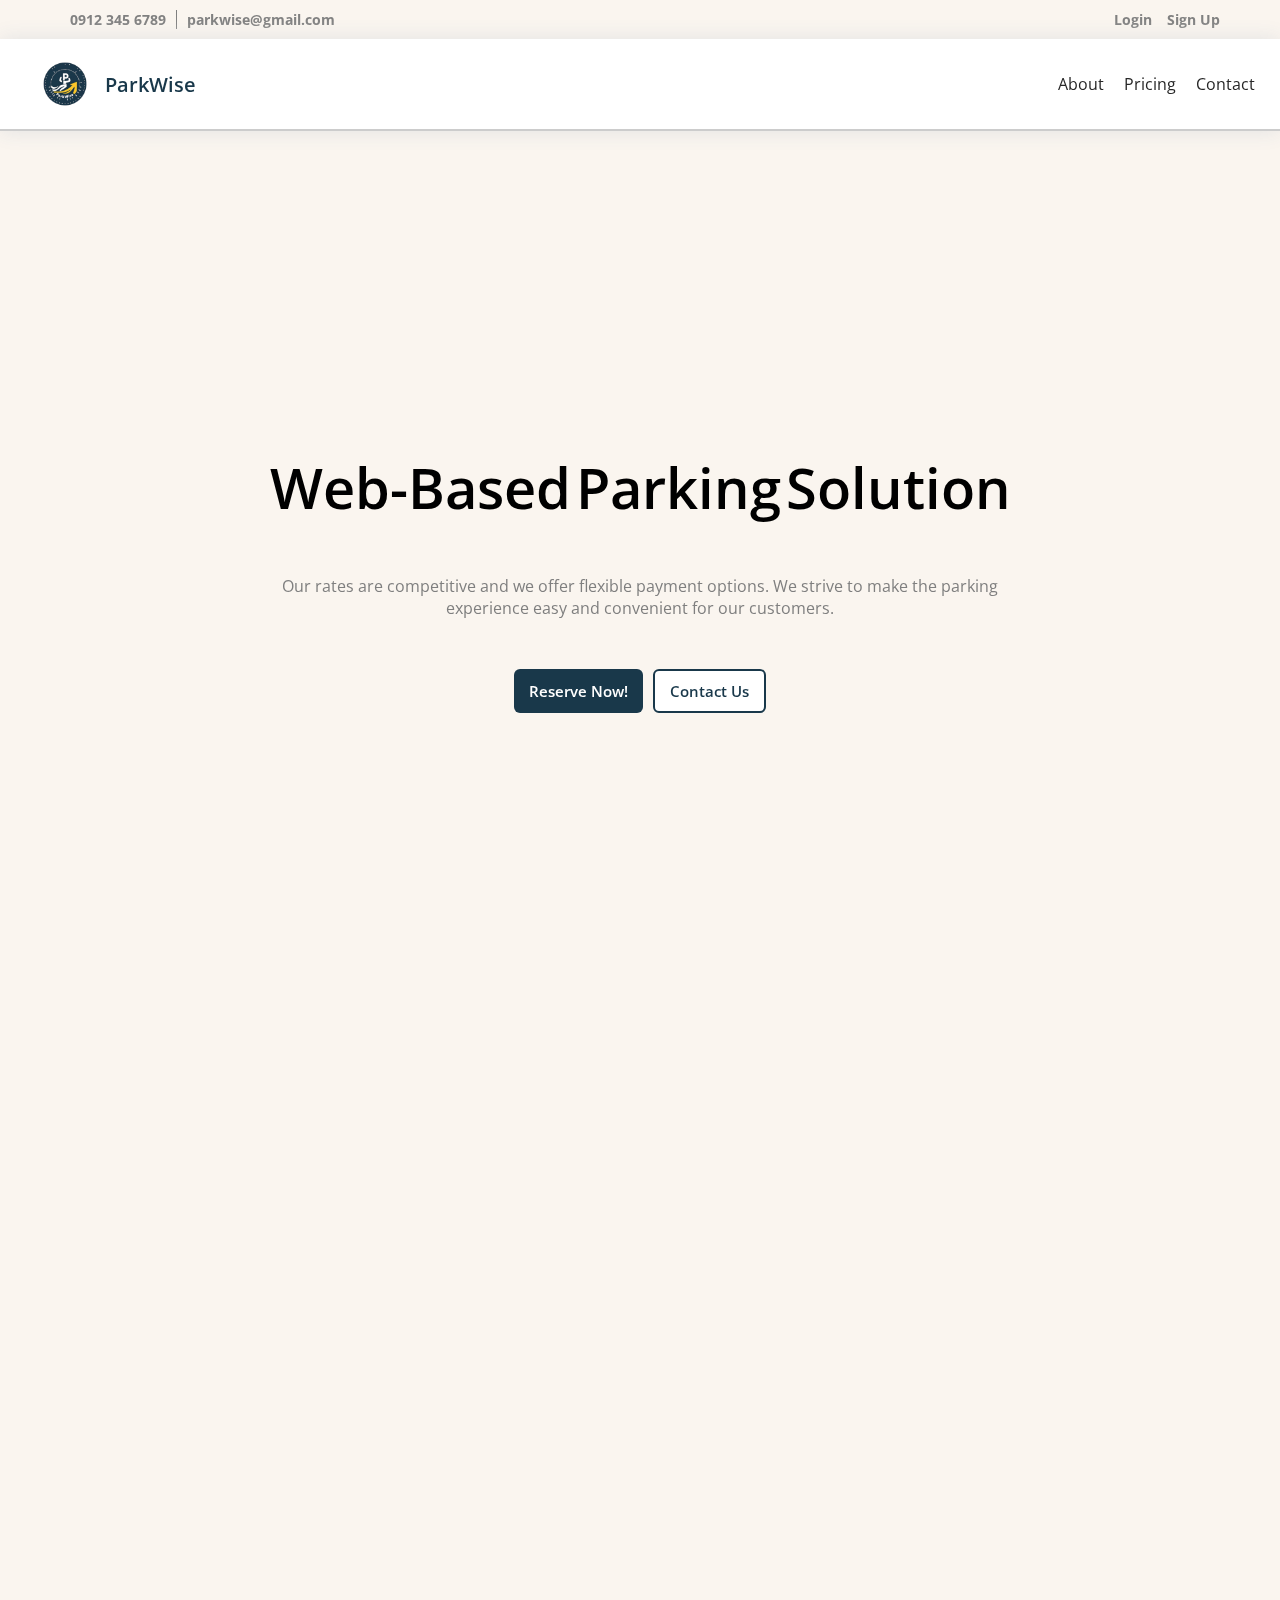
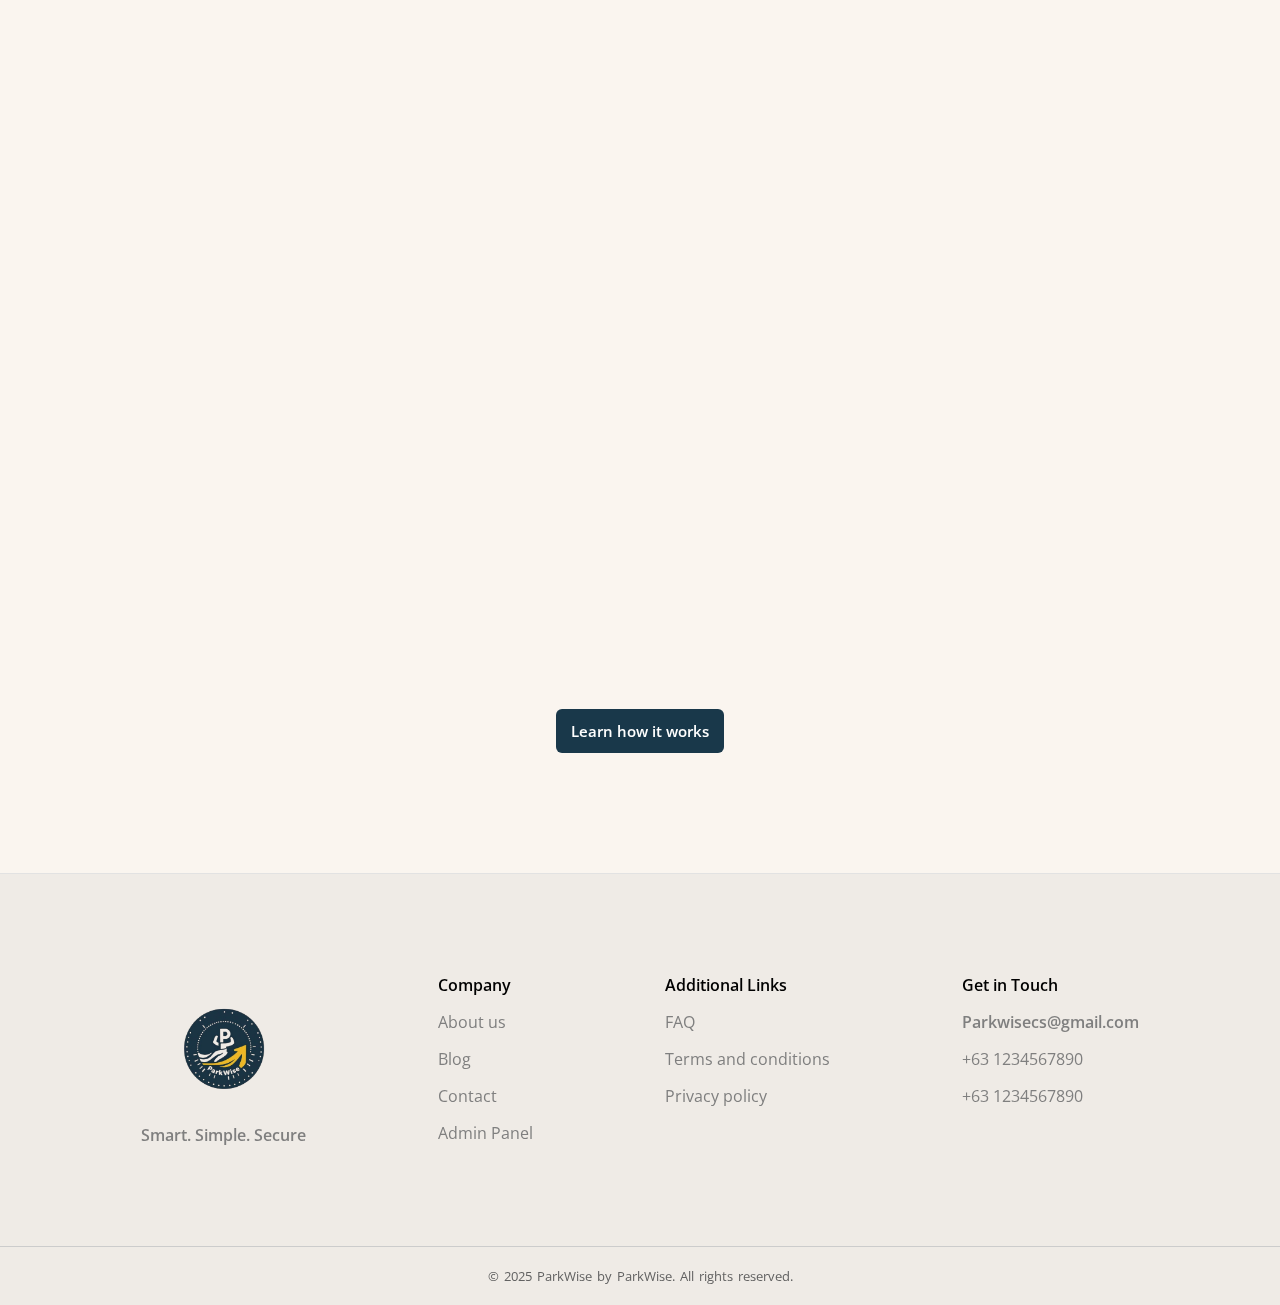
<file: frontend/home/index.html>
<!DOCTYPE html>
<html lang="en">
<head>
    <meta charset="UTF-8">
    <meta name="viewport" content="width=device-width, initial-scale=1.0">
    <link rel="stylesheet" href="style.css">
    <link rel="shortcut icon" href="logo-removebg-preview.png" type="image/x-icon">
    <link href='https://unpkg.com/boxicons@2.1.4/css/boxicons.min.css' rel='stylesheet'>
    <title>Home</title>
</head>
<body>

    <div class="heading">
        <div class="left">
            <a href="tel:09123456789">0912 345 6789</a> <!--number ng parking-->
            <a href="mailto:sample@sample.com">parkwise@gmail.com</a>
        </div>
        <div class="right">
            <a href="../backups/login/login.html" target="_blank">Login</a>
            <a href="../backups/sign-in/sign-in.html" target="_blank">Sign Up</a>
        </div>
    </div>

    <nav>
        <div class="logo">
            <a href="index.html">
                <img src="logo-removebg-preview.png" alt="loading...">
                <p>ParkWise</p>
            </a>
        </div>
        
        <div class="links">
            <a href="#">About</a> <!--About us-->
            <a href="#">Pricing</a> <!--The Pricing-->
            <a href="#">Contact</a> <!--Contacts-->

            <!-- <a href="/dashboard/home-dashboard.html">
                <button>Reserve Now!</button>
            </a> -->
        </div>

    </nav>

    <!-- <div class="banner">
        <p>Register Now!</p>
    </div> -->


    <div class="first-content">


        <div class="content">

            <p>
                Web-Based Parking Solution
            </p>

            <p> Our rates are competitive and we offer flexible payment options. We strive to make the parking experience easy and convenient for our customers.</p>

            <div class="links">
                <a href="../backups/sign-in/sign-in.html">
                    <button>Reserve Now!</button>
                </a>
                <a href="contact"> <!--Contact page-->
                    <button>Contact Us</button>
                </a>
            </div>

        </div>


    </div>

    

<div class="second-content">


        <div class="description">
                <img src="georgia-de-lotz-U-oPiCxTDwc-unsplash.jpg" alt="">

            <div class="texts">
                <i class='bx bx-car'></i>
            
                <p>
                Parking Description
                </p>

                <p>Say goodbye to parking hassles with our Smart Parking System! Our innovative solution allows you to check real-time parking slot availability, reserve a spot instantly, reserve your vehicle instatly without needing an account, and enjoy a seamless parking experience. With automated vehicle detection and an easy-to-use dashboard, finding a space has never been easier. Designed for efficiency and convenience, our system helps parking lot owners manage slots effortlessly while ensuring a stress-free experience for drivers. Reserve your spot now and park with ease!</p>
            </div>
        </div>

        <div class="description">

        <div class="texts">
            <i class='bx bxs-devices'></i>
        
            <p>
            Parking Convenience
            </p>

            <p>Experience hassle-free parking with just your device! Our Smart Parking System lets you check real-time slot availability, reserve a space, and get instant confirmation—all from your phone, tablet, or laptop. No need for physical tickets or manual booking—simply park with ease using our user-friendly online platform. Fast, convenient, and efficient—parking has never been this simple!</p>
        </div>

        <img src="cardmapr-nl-nveQYY2GEx4-unsplash.jpg" alt="" class="imgtwo">

    </div>

    <div class="description">
        <img src="dorian-hurst-XGzTogorezE-unsplash.jpg" alt="">

    <div class="texts">
        <i class='bx bx-cctv'></i>
    
        <p>
        Parking Security
        </p>

        <p>Your safety is our priority! Our Smart Parking System is secured with 24/7 CCTV surveillance and on-site marshals to ensure a safe and well-monitored parking environment. With real-time monitoring and trained personnel, we guarantee the security of your vehicle from the moment you park until you leave. Park with confidence, knowing that your safety is always our top priority!</p>
    </div>

    

</div>
        
<div class="btn">
    <a href="docs.html"> <!--Documentation page-->
        <button>Learn how it works</button>
    </a>
</div>

</div>

    <div class="footer">
        <div class="details">
            <div class="logo">
                <img src="logo-removebg-preview.png">
                <p>Smart. Simple. Secure</p>
            </div>
    
            <div class="links">
                <div class="head">
                    <p>Company</p>
                </div>
    
                <a href="">About us</a>
                <a href="">Blog</a>
                <a href="">Contact</a>
                <a href="../../admin/adminlog.html" target="_blank">Admin Panel</a>
    
            </div>
            <div class="links">
                <div class="head">
                    <p>Additional Links</p>
                </div>

                <a href="">FAQ</a>
                <a href="">Terms and conditions</a>
                <a href="">Privacy policy</a>
            </div>
    
            <div class="contact">
                <div class="head">
                    <p>
                        Get in Touch
                    </p>
                </div>

                <a href="mailto:">Parkwisecs@gmail.com</a>
                <p>+63 1234567890</p> <!--Phone number-->
                <p>+63 1234567890</p> <!--Phone number-->
            </div>
        </div>

        <div class="copyright">
            <p>
                © 2025 ParkWise by ParkWise. All rights reserved.
            </p>
        </div>

    </div>
    
    <script src="script.js"></script>

</body>
</html>
</file>
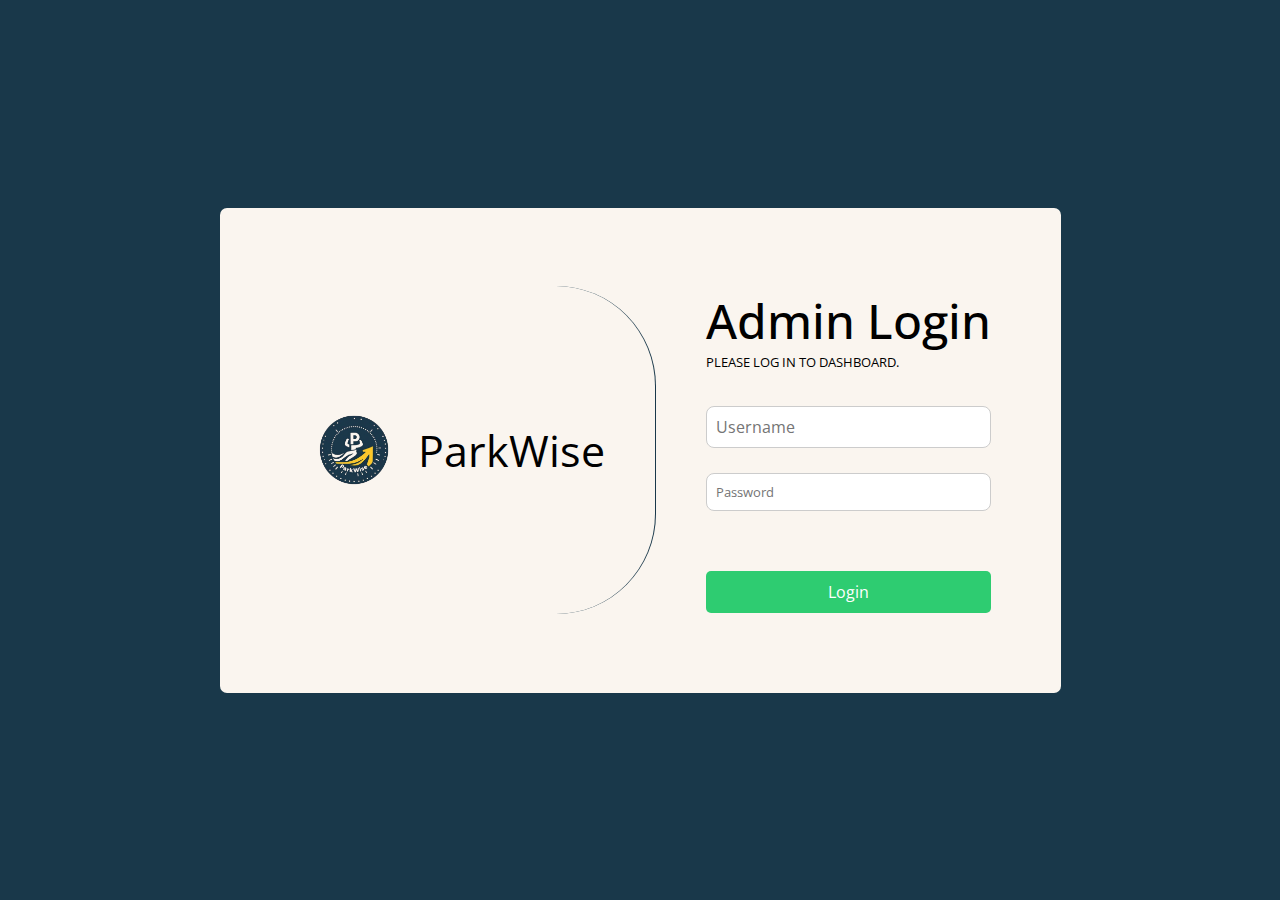
<file: admin/adminlog.html>
<!DOCTYPE html>
<html lang="en">
<head>
    <meta charset="UTF-8">
    <meta name="viewport" content="width=device-width, initial-scale=1.0">
    <link rel="shortcut icon" href="logo-removebg-preview.png" type="image/x-icon">
    <title>Admin Login</title>
    <link rel="stylesheet" href="dashboard-admin.css">
</head>
<body class="adminlog">
    
    <div class="container">

        <div class="left">
            <img src="logo-removebg-preview.png">
            <p>ParkWise</p>
        </div>
        <div class="right">
            <div class="login-container">
                <h2>Admin Login</h2>
                <p>PLEASE LOG IN TO DASHBOARD.</p>
                <form action="adminlog.php" method="POST">
                    <div class="form-group">
                        <input type="text" id="username" name="username" required placeholder="Username" autocomplete="off">

                        <input type="password" id="pas  sword" name="password" required placeholder="Password" autocomplete="off">
                    </div>
                    <button type="submit" id="login-btn">Login</button>
                </form>
            </div>
        </div>

    </div>

</body>
</html>
</file>
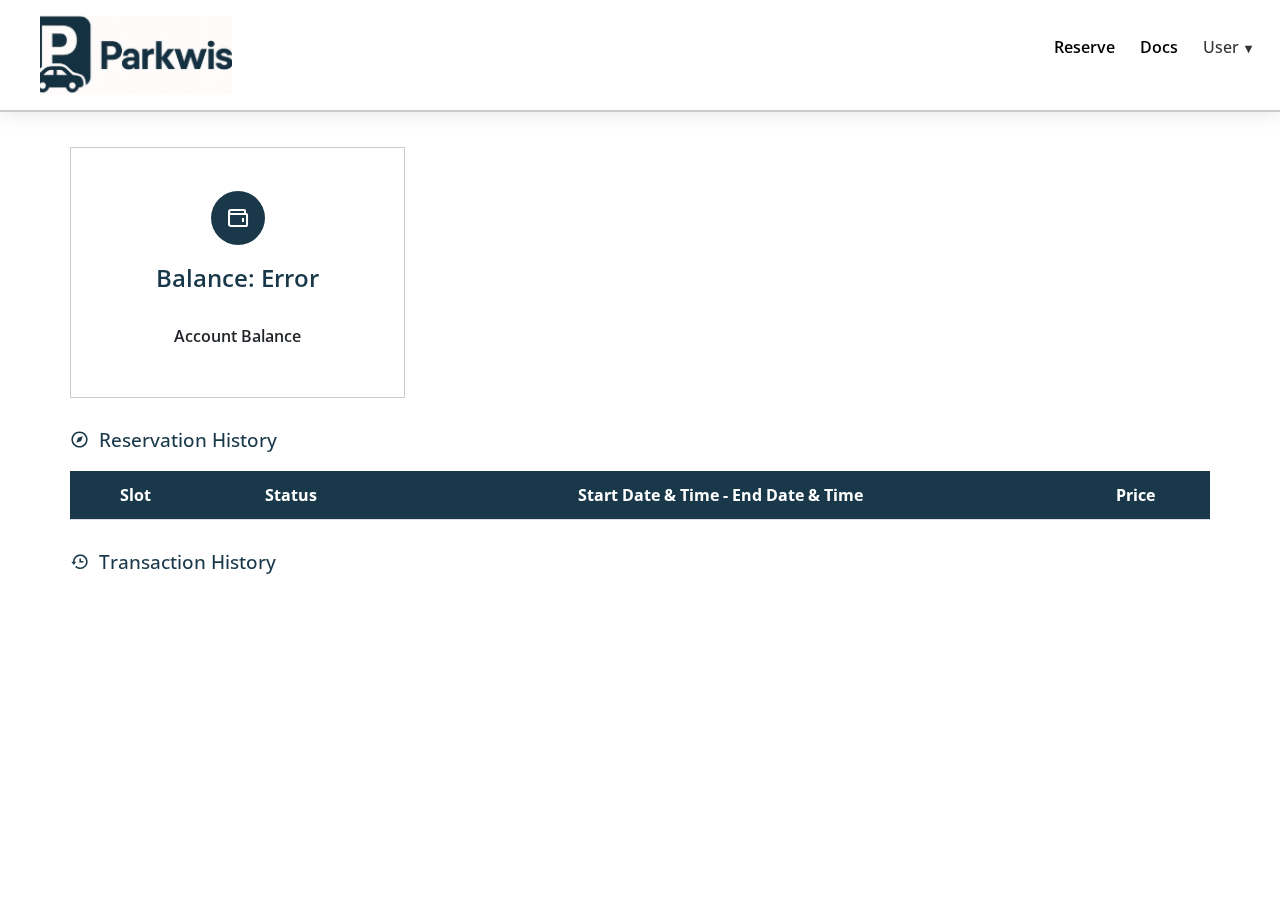
<file: dashboard/dashboard.html>
<!DOCTYPE html>
<html lang="en">
<head>
    <meta charset="UTF-8">
    <meta name="viewport" content="width=device-width, initial-scale=1.0">
    <link rel="stylesheet" href="dashboard.css">
    <link href='https://unpkg.com/boxicons@2.1.4/css/boxicons.min.css' rel='stylesheet'>
    <!-- Bootstrap CSS -->
    <link href="https://cdn.jsdelivr.net/npm/bootstrap@5.3.0-alpha1/dist/css/bootstrap.min.css" rel="stylesheet">
    <!-- Bootstrap JS and Popper.js (required for modal) -->
    <script src="https://cdn.jsdelivr.net/npm/@popperjs/core@2.11.6/dist/umd/popper.min.js"></script>
    <script src="https://cdn.jsdelivr.net/npm/bootstrap@5.3.0-alpha1/dist/js/bootstrap.min.js"></script>

    </style>
    <link rel="shortcut icon" href="logo-removebg-preview.png" type="image/x-icon">
    <title>Dashboard</title>
</head>
<body>

<nav>
    <div class="logo">
      <a href="dashboard.html">
          <img src="../Screenshot 2025-05-29 221245.png" alt="loading...">
      </a>
    </div>

    <div class="btnn">


        <div class="user-dropdown">

            <div class="drop">
                <a href="home-dashboard.html" target="_self">
                    Reserve
                </a>
                <a href="docs.html" target="_blank">Docs</a>
                <p id="username-display">User</p>
            </div>

            <div class="dropdown-menu" id="dropdown-menu">

              <a href="#" data-bs-toggle="modal" data-bs-target="#logoutModal"><i class='bx bx-exit'></i> Logout</a>

            </div>

        </div>
        
    </div>
</nav>


<div class="all">

    
    <div class="top-align">
    
        <section class="balance">
            <i class='bx bx-wallet'></i>
            <p id="balance-display">Balance: Loading...</p>
            <h2>Account Balance</h2>
        </section>
    
        <div id="reservation-section">
            <!-- The cancel button and start now button will be inserted here by JavaScript if the user has an active reservation -->
        </div>

        <div id="message-box"></div>

    
        <!-- Confirmation Modal -->
        <div class="modal" id="cancelConfirmationModal" tabindex="-1" aria-labelledby="cancelConfirmationModalLabel" aria-hidden="true">
            <div class="modal-dialog">
              <div class="modal-content">
                <div class="modal-header">
                  <h5 class="modal-title" id="cancelConfirmationModalLabel">Cancel Reservation</h5>
                  <button type="button" class="btn-close" data-bs-dismiss="modal" aria-label="Close"></button>
                </div>
                <div class="modal-body">
                  Are you sure you want to cancel this reservation?
                </div>
                <div class="modal-footer">
                  <button type="button" class="btn btn-secondary" data-bs-dismiss="modal">Close</button>
                  <button type="button" class="btn btn-danger" id="confirm-cancel-btn">Cancel Reservation</button>
                </div>
              </div>
            </div>
          </div>
          

    </div>

    


  
    <!-- <section class="active-reservation">
        <h2>Active Reservation</h2>
        <div id="activeReservationContainer">
            <p>Loading active reservation...</p>
        </div>
    </section> -->

    
    <section class="reservation-history">
        <h2><i class='bx bx-compass'></i>Reservation History</h2>
        <table>
            <thead>
                <tr>
                    <th>Slot</th>
                    <th>Status</th>
                    <th>Start Date & Time - End Date & Time</th>
                    <th>Price</th>
                </tr>
            </thead>
            <tbody>
                <!-- Content will be dynamically filled by JavaScript -->
            </tbody>
        </table>
    </section>
    
    
    
    <div class="transaction-history">
        <h3><i class='bx bx-history'></i> Transaction History</h3>
        <div class="transaction-list">
            <!-- Will be populated by JavaScript -->
        </div>
    </div>


</div>

<!-- Start Confirmation Modal -->
<div class="modal fade" id="startConfirmationModal" tabindex="-1" aria-labelledby="startConfirmationModalLabel" aria-hidden="true">
    <div class="modal-dialog modal-dialog-centered">
      <div class="modal-content">
        <div class="modal-header bg-success text-white">
          <h5 class="modal-title" id="startConfirmationModalLabel">Confirm Start</h5>
          <button type="button" class="btn-close btn-close-white" data-bs-dismiss="modal" aria-label="Close"></button>
        </div>
        <div class="modal-body">
          Are you sure you want to start your reservation now? This action cannot be undone.
        </div>
        <div class="modal-footer">
          <button type="button" class="btn btn-secondary" data-bs-dismiss="modal">No, Cancel</button>
          <button type="button" class="btn btn-success" id="confirm-start-btn">Yes, Start Now</button>
        </div>
      </div>
    </div>
  </div>
  
  <!-- Logout Confirmation Modal -->
<div class="modal fade" id="logoutModal" tabindex="-1" aria-hidden="true">
  <div class="modal-dialog modal-dialog-centered">
    <div class="modal-content">
      <div class="modal-header">
        <h5 class="modal-title">Confirm Logout</h5>
        <button type="button" class="btn-close" data-bs-dismiss="modal" aria-label="Close"></button>
      </div>
      <div class="modal-body">
        <p>Are you sure you want to logout?</p>
      </div>
      <div class="modal-footer">
        <button type="button" class="btn btn-secondary" data-bs-dismiss="modal">Cancel</button>
        <button type="button" class="btn btn-danger" id="confirmLogoutBtn">Logout</button>
      </div>
    </div>
  </div>
</div>


<script>
document.addEventListener("DOMContentLoaded", function() {
    fetch('get-balance.php')
        .then(response => response.json())
        .then(data => {
            const balanceDisplay = document.getElementById('balance-display');
            if (data.balance) {
                // Format with commas and 2 decimal places
                const formatted = new Intl.NumberFormat('en-PH', {
                    style: 'decimal',
                    minimumFractionDigits: 2,
                    maximumFractionDigits: 2
                }).format(data.balance);
                
                // For home-dashboard (has "Balance:" text)
                if (balanceDisplay.textContent.includes("Balance:")) {
                    balanceDisplay.textContent = `₱ ${formatted}`;
                } 
                // For dashboard (just the amount)
                else {
                    balanceDisplay.textContent = `₱${formatted}`;
                }
            } else {
                balanceDisplay.textContent = "Balance: Error";
            }
        })
        .catch(error => {
            console.error('Error:', error);
            document.getElementById('balance-display').textContent = "Balance: Error";
        });
});
</script>
    
<script src="script.js"></script>

</body>
</html>
</file>
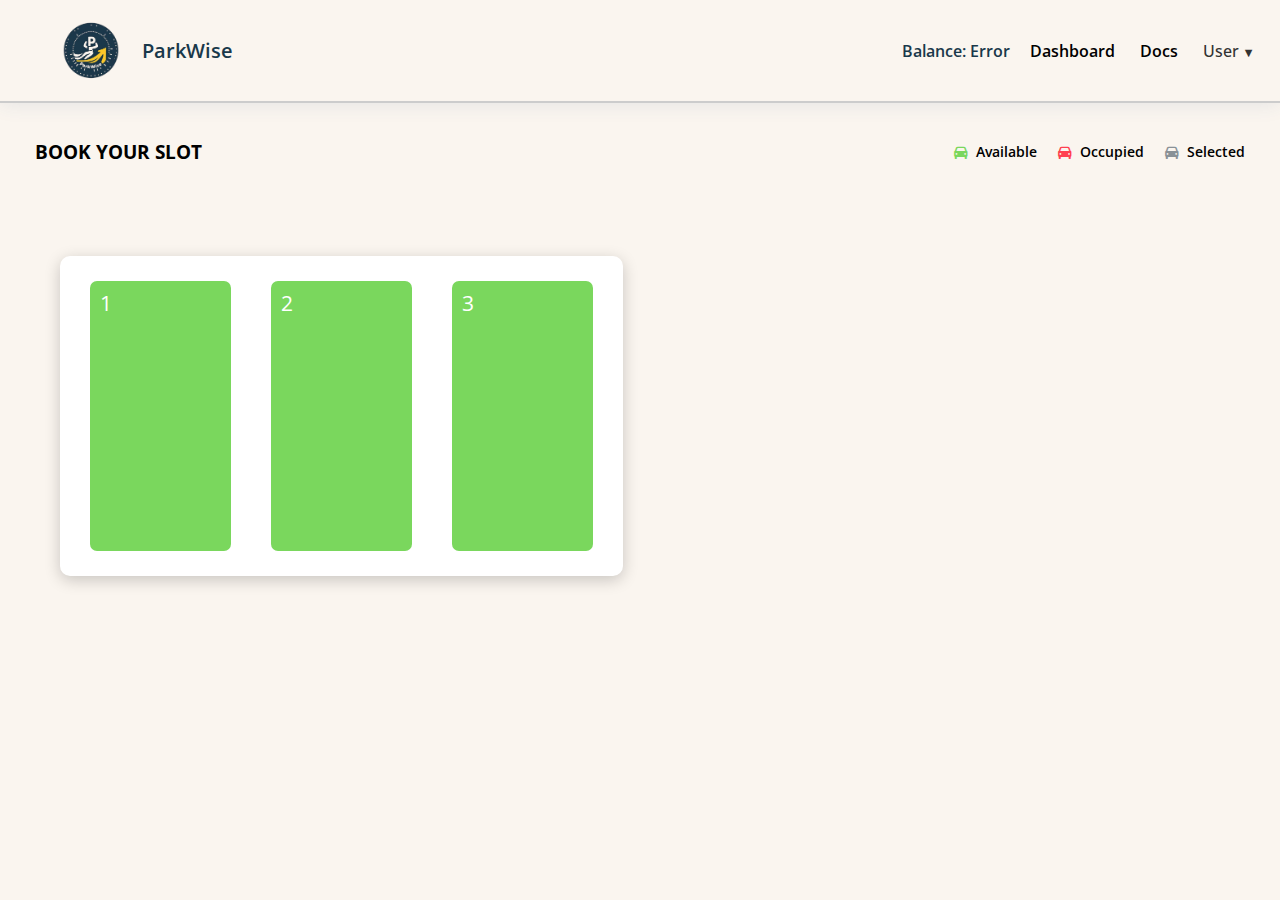
<file: dashboard/home-dashboard.html>
<!DOCTYPE html>
<html lang="en">
<head>
    <meta charset="UTF-8">
    <meta name="viewport" content="width=device-width, initial-scale=1.0">
    <link rel="stylesheet" href="home-dashboard.css">
    <link href='https://unpkg.com/boxicons@2.1.4/css/boxicons.min.css' rel='stylesheet'>
    <link rel="shortcut icon" href="logo-removebg-preview.png" type="image/x-icon">
    <title>Parking</title>
</head>
<body>
    <nav>
        <div class="logo">
            <a href="home-dashboard.html">
                <img src="logo-removebg-preview.png" alt="loading...">
                <p>ParkWise</p>
            </a>
        </div>
        <div class="btn">

            <p id="balance-display">Balance: Loading...</p>

            <div class="user-dropdown">
                <div class="drop">
                    <a href="dashboard.html">Dashboard</a>
                    <a href="docs.html" target="_blank">Docs</a>
                    <p id="username-display">User</p>
                </div>
                <div class="dropdown-menu" id="dropdown-menu">
                    <a href="#" id="toggle-dark">Dark Mode</a>
                    <a href="javascript:void(0);" onclick="confirmLogout()"><i class='bx bx-exit'></i>Logout</a>
                </div>
            </div>
        </div>
    </nav>

    <div class="bookslot">
        <div class="head">
            <p>BOOK YOUR SLOT</p>
            <div class="hint">
                <div class="hints"><i class='bx bxs-car green'></i><p>Available</p></div>
                <div class="hints"><i class='bx bxs-car red'></i><p>Occupied</p></div>
                <div class="hints"><i class='bx bxs-car grey'></i><p>Selected</p></div>
            </div>
        </div>

        <form id="booking-form" action="home-dashboard.php" method="POST">
            <div class="book">
                <div class="slots">
                    <div class="slotone">
                        <p class="slot available">1</p>
                        <p class="slot available">2</p>
                        <p class="slot available">3</p>
                    </div>
                    <!-- <span>
                        <p class="line"></p>
                        <p class="divider">Parking Slots</p>
                        <p class="line"></p>
                    </span>
                    <div class="slotone">
                        <p class="slot available">4</p>
                        <p class="slot available">5</p>
                        <p class="slot available">6</p>
                    </div> -->
                </div>

                <div id="booking-details">
                    <h3>Booking Details</h3>
                    <div class="details">
                        <div class="info">
                            <div class="name">
                                <label for="first-name">First Name:
                                    <input type="text" name="first_name" autocomplete="off" id="first-name" required>
                                </label>
                                <label for="last-name">Last Name:
                                    <input type="text" name="last_name" id="last-name" required autocomplete="off">
                                </label>
                            </div>
        
                            <div class="other">
                                <label for="contact-number">Contact No:
                                    <input type="text" name="contact_number" autocomplete="off" id="contact-number" maxlength="11" placeholder="ex: 09XX XXX XXXX" pattern="\d{11}" required oninput="this.value=this.value.replace(/[^0-9]/g,'');">
                                </label>
                                <label for="car-plate">Plate No:</label>
                                <input type="text" maxlength="7" name="car_plate" id="car-plate" required autocomplete="off" placeholder="ex: NBC 123">
                            </div>
                        </div>

                        <div class="time">
                            <span>
                                <label for="booking-date">Start Date:
                                    <input type="date" name="start_date" id="booking-date" required>
                                </label>
                                <label for="start-time">Start Time:
                                    <input type="time" name="start_time" id="start-time" required>
                                </label>
                            </span>
                            <span>
                                <label for="duration">Duration (in hours):</label>
                                <input type="number" id="duration" name="duration" required min="1" step="1">
                            </span>
                        </div>

                        <div class="confirmation">
                            <span>
                                <input type="hidden" name="slot_number" id="hidden-selected-slot">
                                <input type="hidden" name="total_cost" id="hidden-total-cost">
                                <p id="selected-slots">Please select a parking slot</p>
                                <p id="total-cost"></p>
                            </span>
                            <button id="proceed-btn" type="submit" name="submit">Confirm Booking</button>
                            <p id="user-info" style="margin-top: 10px; color: #555;"></p>
                        </div>
                    </div>
                </div>
            </div>
        </form>
    </div>

    <div id="receipt-popup" style="display: none; justify-content: center; align-items: center; position: fixed; top: 0; left: 0; width: 100%; height: 100%; background-color: rgba(0, 0, 0, 0.5);">
        <div style="background: white; padding: 20px; border-radius: 8px; width: 80%; max-width: 500px;" class="receipt-box">
            <h2>E-Receipt</h2>
            <p id="receipt-user"></p>
            <p id="receipt-contact"></p>
            <p id="receipt-slot"></p>
            <p id="receipt-date"></p>
            <p id="receipt-end-date"></p>
            <p id="receipt-plate"></p>
            <p id="receipt-total"></p>
            <button onclick="closeReceipt()">Close</button>
        </div>
    </div>
    

    <script>
        document.addEventListener("DOMContentLoaded", function () {
            fetch('get-balance.php')
                .then(response => response.json())
                .then(data => {
                    if (data.balance) {
                        document.getElementById('balance-display').textContent = "Balance: ₱" + data.balance;
                    } else {
                        document.getElementById('balance-display').textContent = "Balance: Error";
                    }
                })
                .catch(error => {
                    console.error('Fetch error:', error);
                    document.getElementById('balance-display').textContent = "Balance: Error";
                });
        });
    </script>

    <script src="script.js"></script>
</body>
</html>
</file>
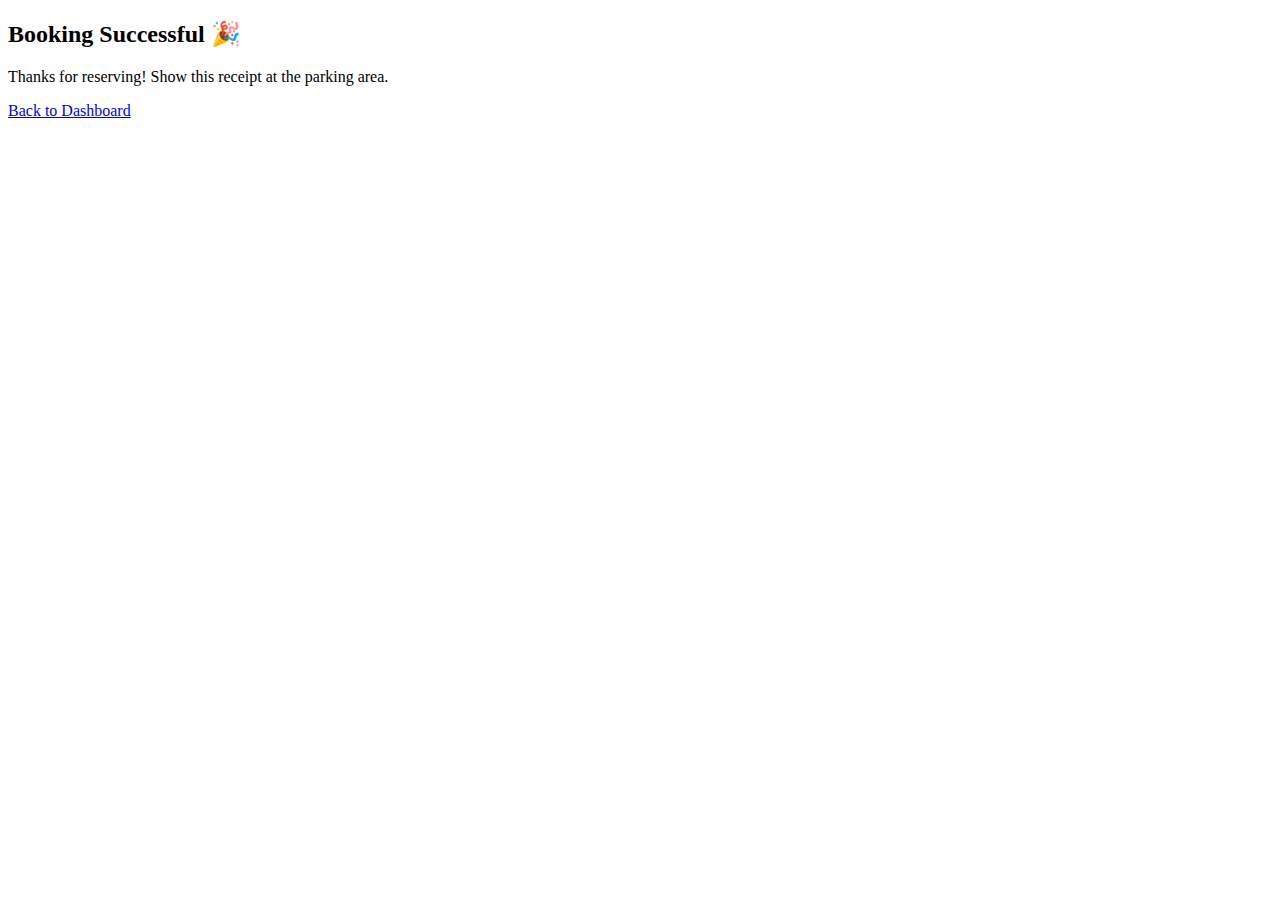
<file: frontend/finishing/success.html>
<!DOCTYPE html>
<html lang="en">
<head>
    <meta charset="UTF-8">
    <meta name="viewport" content="width=device-width, initial-scale=1.0">
    <title>Document</title>
</head>
<body>

    <h2>Booking Successful 🎉</h2>
<p>Thanks for reserving! Show this receipt at the parking area.</p>
<a href="../dashboard/home-dashboard.php">Back to Dashboard</a>

    
</body>
</html>
</file>
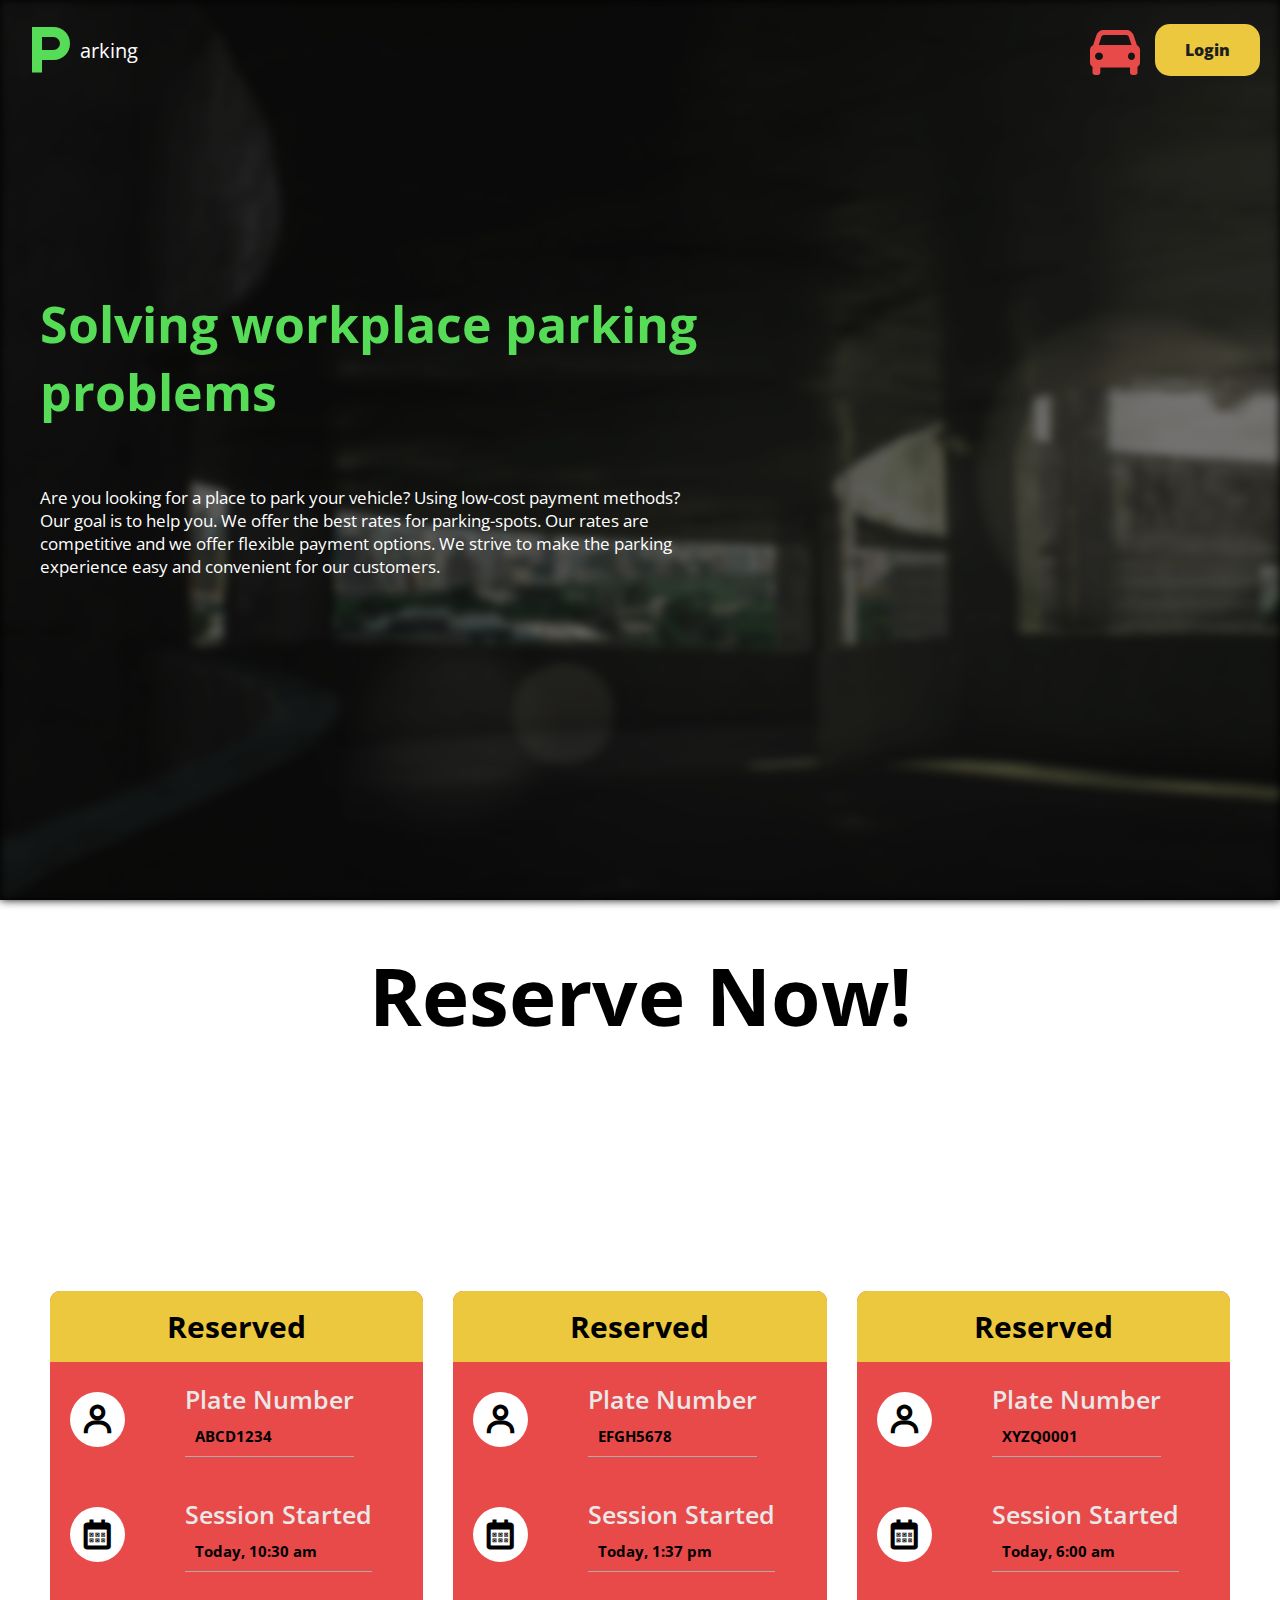
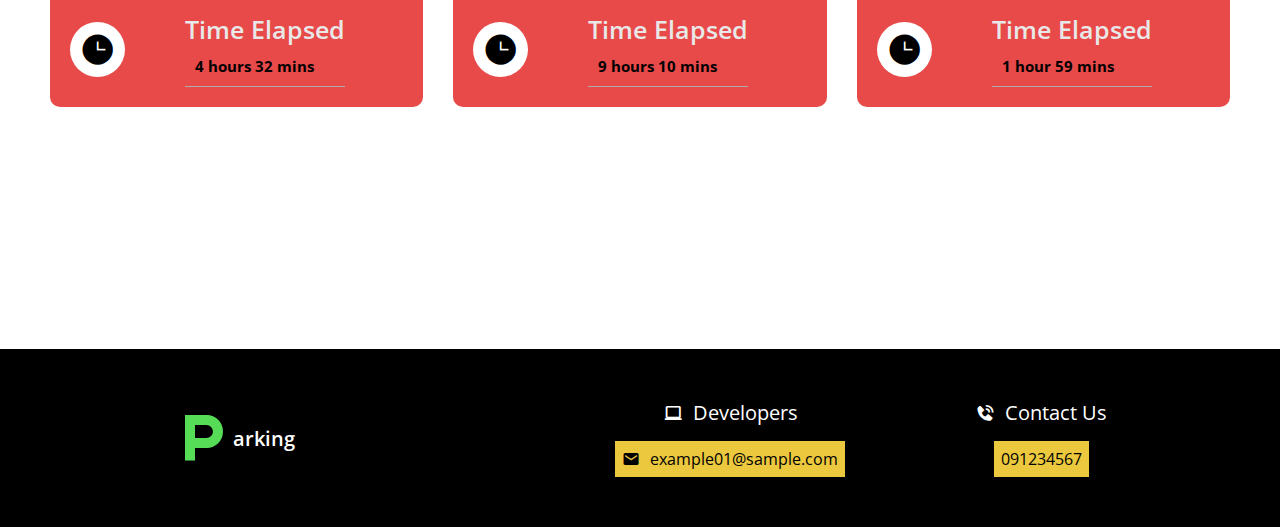
<file: frontend/home page (backup)/home.html>
<!DOCTYPE html>
<html lang="en">
<head>
    <meta charset="UTF-8">
    <meta name="viewport" content="width=device-width, initial-scale=1.0">
    <link rel="stylesheet" href="home.css">
    <link href='https://unpkg.com/boxicons@2.1.4/css/boxicons.min.css' rel='stylesheet'>
    <title>Home - Page</title>
</head>
<body>

    <div class="all">
        <nav>
            <div class="logo">
                <i class='bx bxs-parking'></i>
                <p>arking</p>
            </div> <!--logo wala pa-->
            <div class="login">
                <a href="../login/login.html" target="_blank"> <!--rekta login page-->
                    <i class='bx bxs-car'></i>
                    <button>Login</button>
                </a>
            </div>
        </nav>
    
        <div class="content">
            <h1>Solving workplace parking problems</h1>
            <p>Are you looking for a place to park your vehicle? Using low-cost payment methods? Our goal is to help you. We offer the best rates for parking-spots. Our rates are competitive and we offer flexible payment options. We strive to make the parking experience easy and convenient for our customers.</p>
        </div>
    </div>

    <div class="containers">
        <div class="titee">
            <h1>Reserve Now!</h1>
        </div>
        <div class="tite">
            <div class="first">
                <h2>Reserved</h2>
            <div class="platenumber">
                <i class='bx bx-user'></i>
                <div class="details">
                    <p>Plate Number</p>
                    <p>ABCD1234</p>
                </div>
            </div>
            <div class="session">
                <i class='bx bx-calendar'></i>
                <div class="details">
                    <p>Session Started</p>
                    <p>Today, 10:30 am</p>
                </div>
            </div>
            <div class="time">
                <i class='bx bxs-time'></i>
                <div class="details">
                    <p>Time Elapsed</p>
                    <p>4 hours 32 mins</p>
                </div>
            </div>
            </div>
            <div class="second">
                <h2>Reserved</h2>
            <div class="platenumber">
                <i class='bx bx-user'></i>
                <div class="details">
                    <p>Plate Number</p>
                    <p>EFGH5678</p>
                </div>
            </div>
            <div class="session">
                <i class='bx bx-calendar'></i>
                <div class="details">
                    <p>Session Started</p>
                    <p>Today, 1:37 pm</p>
                </div>
            </div>
            <div class="time">
                <i class='bx bxs-time'></i>
                <div class="details">
                    <p>Time Elapsed</p>
                    <p>9 hours 10 mins</p>
                </div>
            </div>
            </div>
            <div class="third">
                <h2>Reserved</h2>
            <div class="platenumber">
                <i class='bx bx-user'></i>
                <div class="details">
                    <p>Plate Number</p>
                    <p>XYZQ0001</p>
                </div>
            </div>
            <div class="session">
                <i class='bx bx-calendar'></i>
                <div class="details">
                    <p>Session Started</p>
                    <p>Today, 6:00 am</p>
                </div>
            </div>
            <div class="time">
                <i class='bx bxs-time'></i>
                <div class="details">
                    <p>Time Elapsed</p>
                    <p>1 hour 59 mins</p>
                </div>
            </div>
            </div>
        </div>
    </div>

    <div class="footer"> <!--contacts-->
        <div class="logo">
            <i class='bx bxs-parking'></i>
            <p>arking</p>
        </div>
        <div class="more">
            <div class="developers">
                <p><i class='bx bx-laptop'></i> Developers</p>
                <div class="emails">
                    <i class='bx bxs-envelope'></i>
                    <!-- <a href="mailto:regenciajoebert21@gmail.com">Joebert Regencia</a> -->
                    <a href="">example01@sample.com</a>
                </div>
                <!-- email pa nilang apat -->
            </div>
    
            <!-- contact nung parking lot -->
            <div class="contact">
                <p><i class='bx bxs-phone-call' ></i>Contact Us</p>
                <div class="number">
                    <p>091234567</p>
                </div>
            </div>
        </div>
    </div>

    
    <script>
    window.onload = function() {
        document.querySelector('.content').classList.add('fade-in');
    };
    </script>
</body>
</html>
</file>
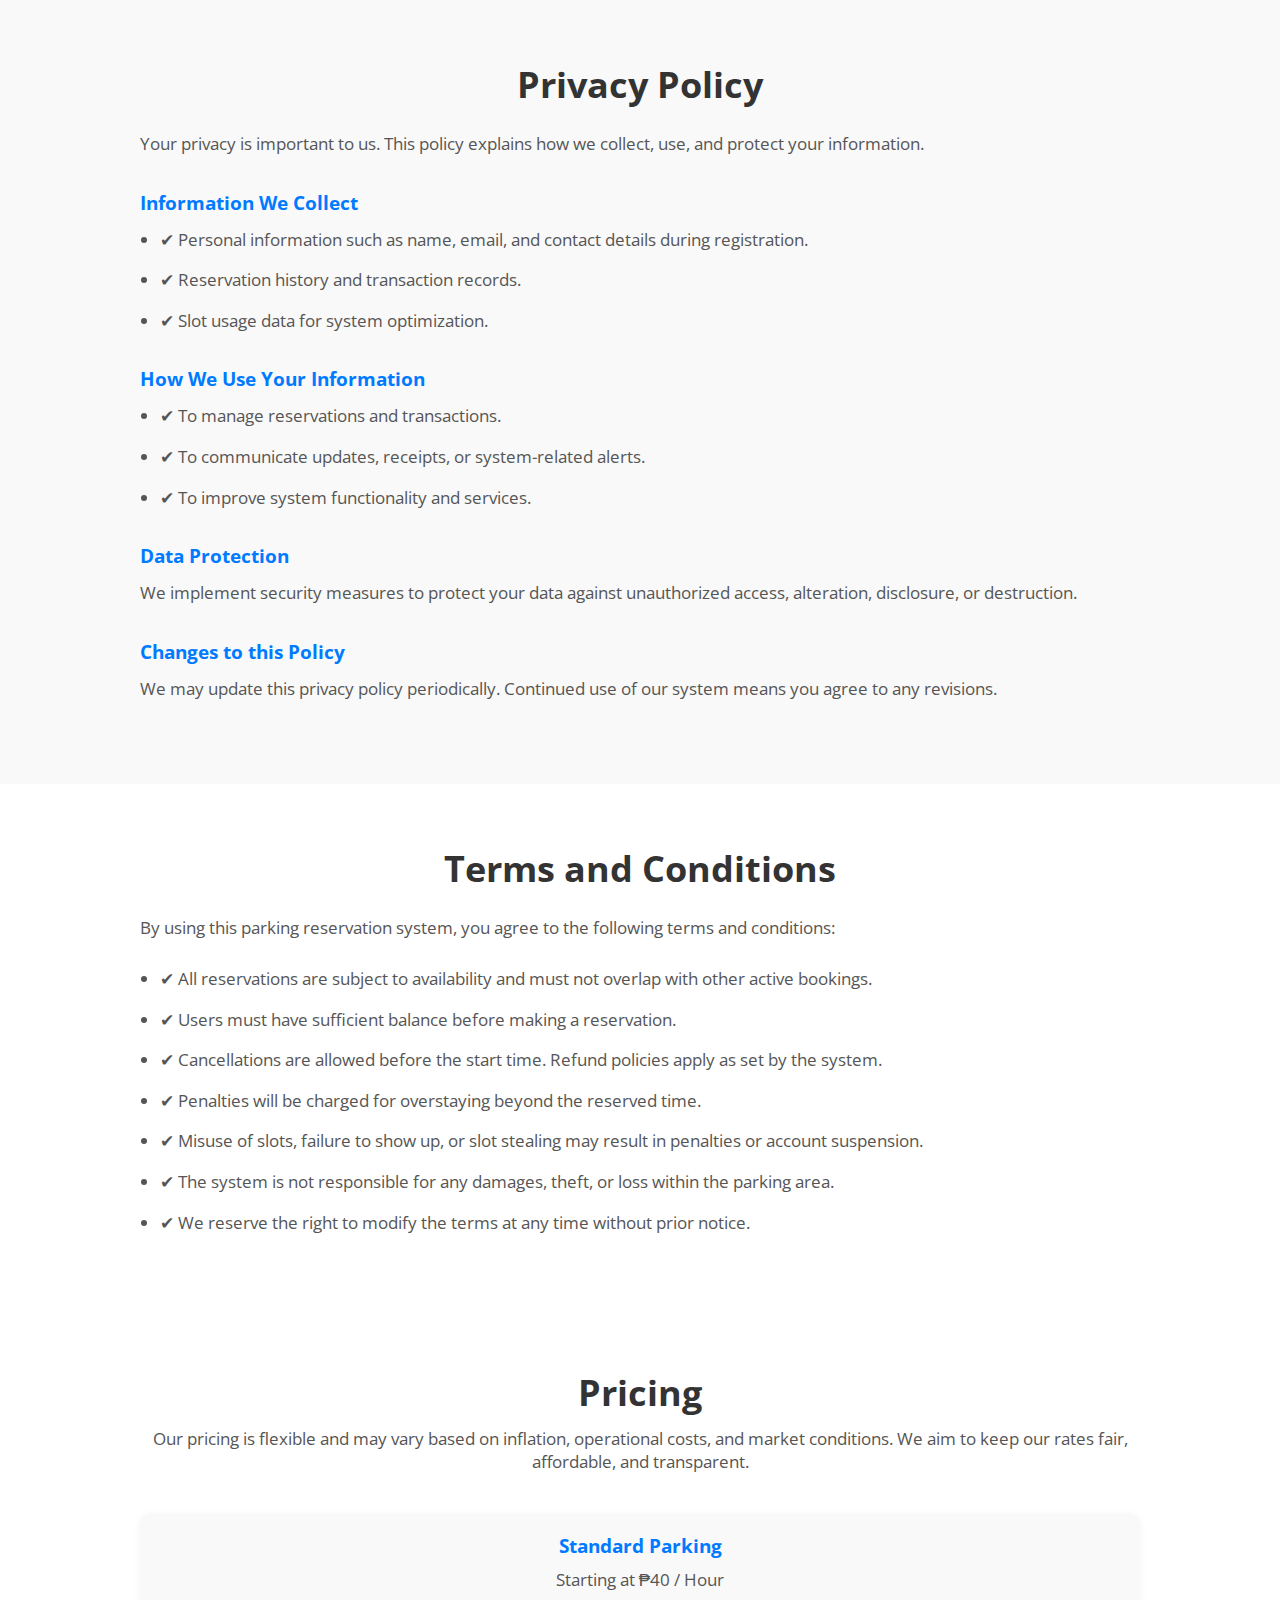
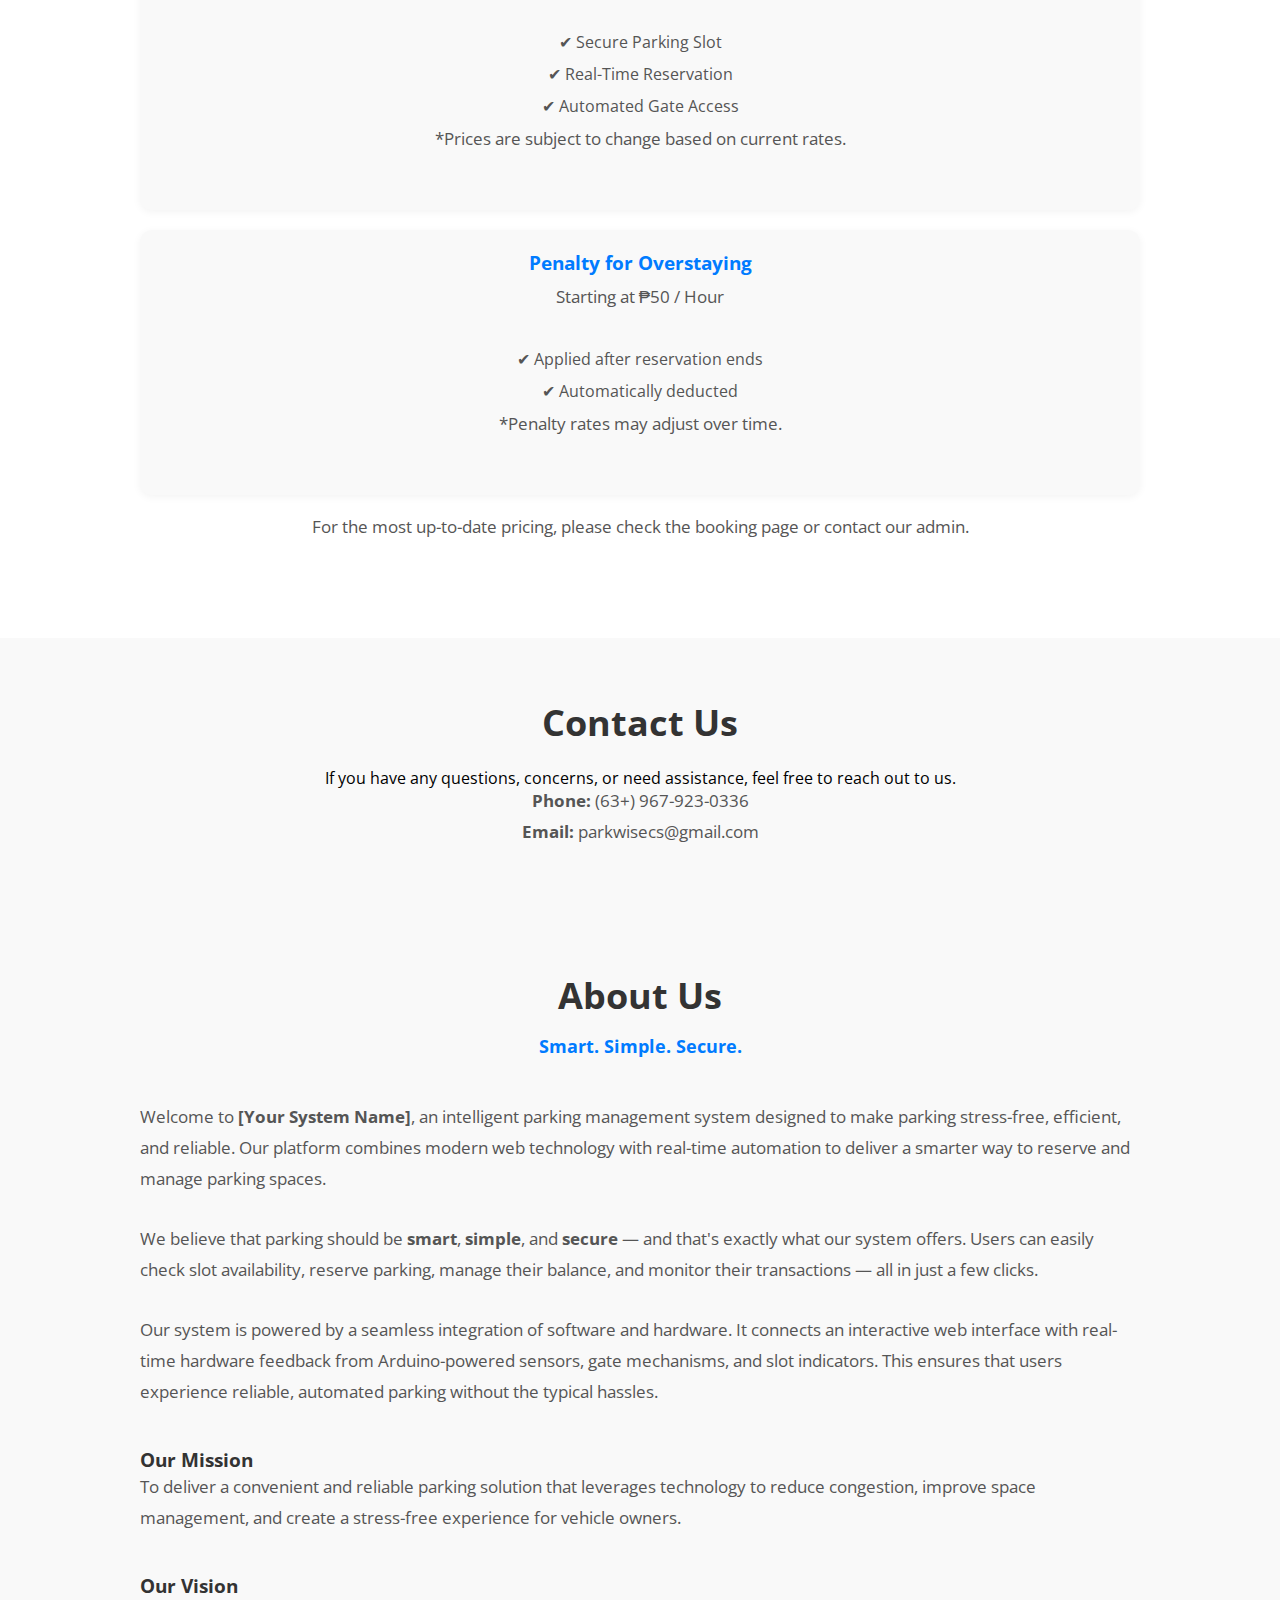
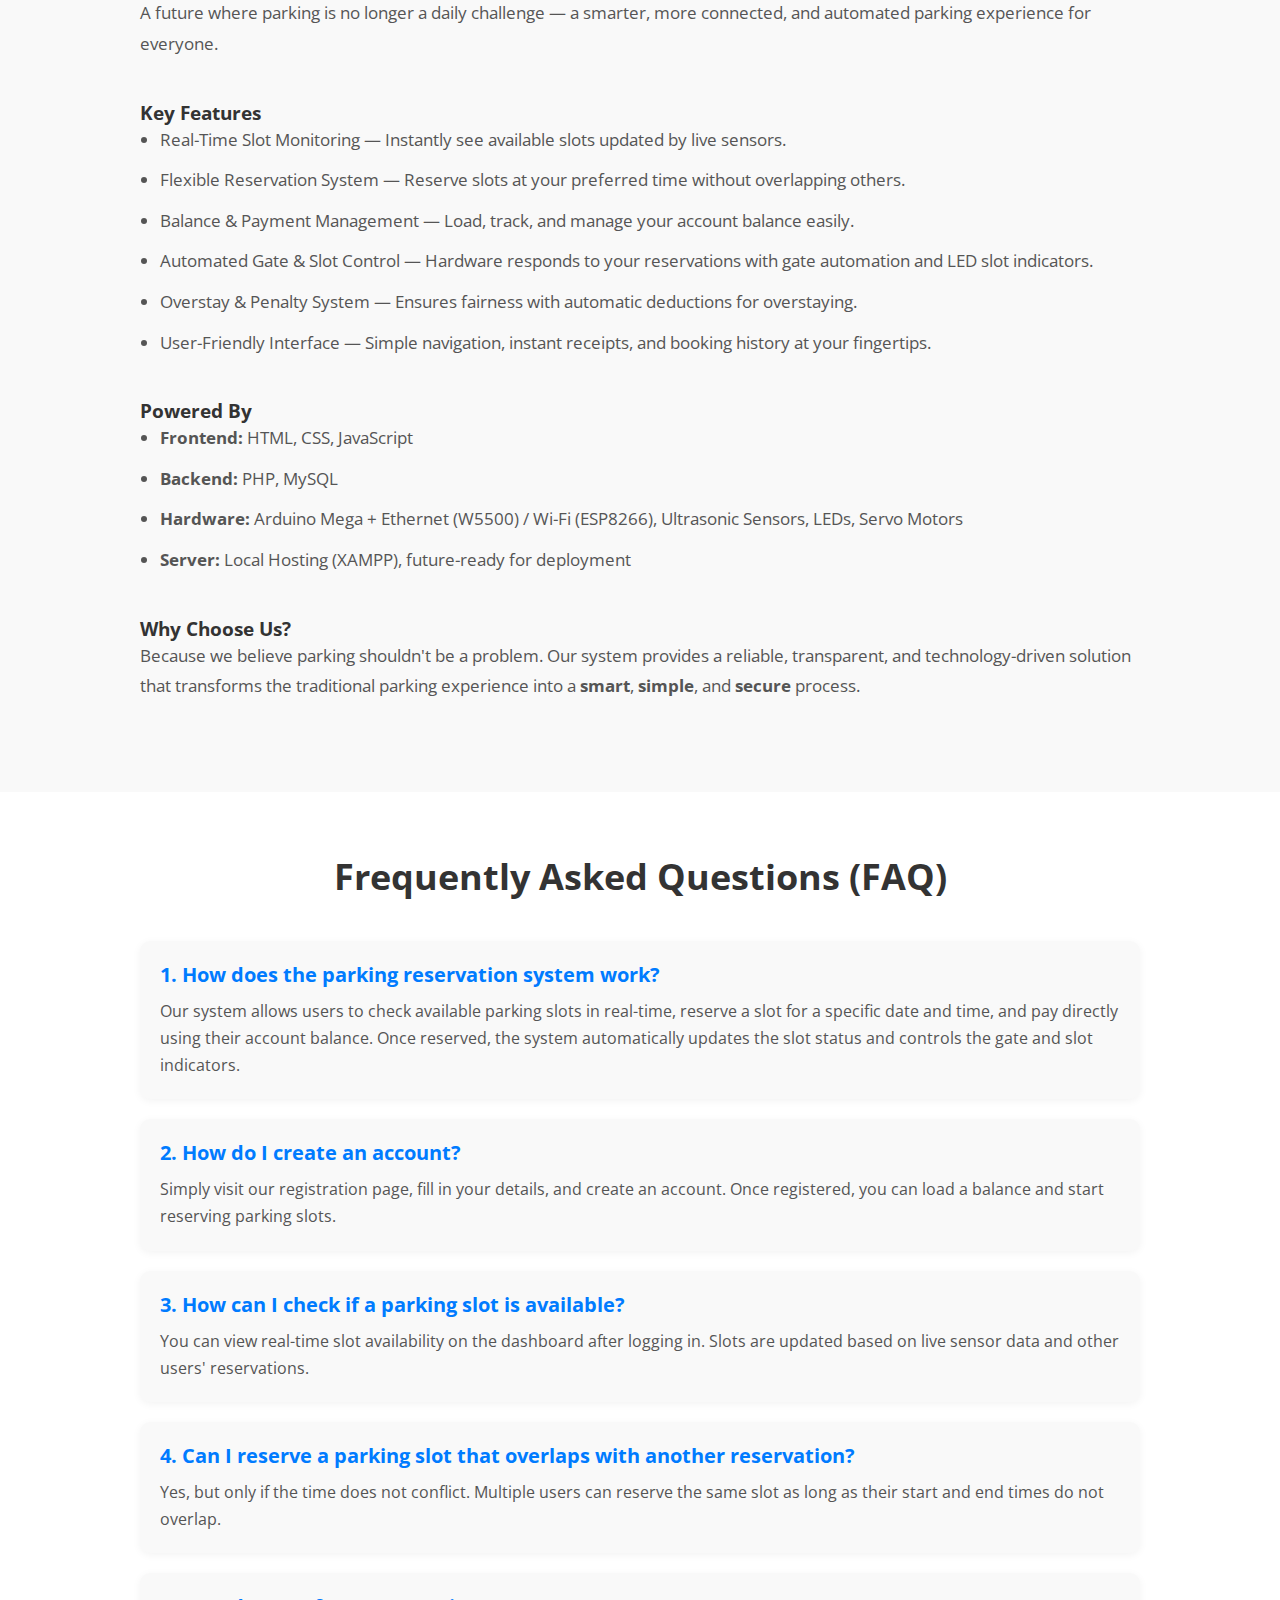
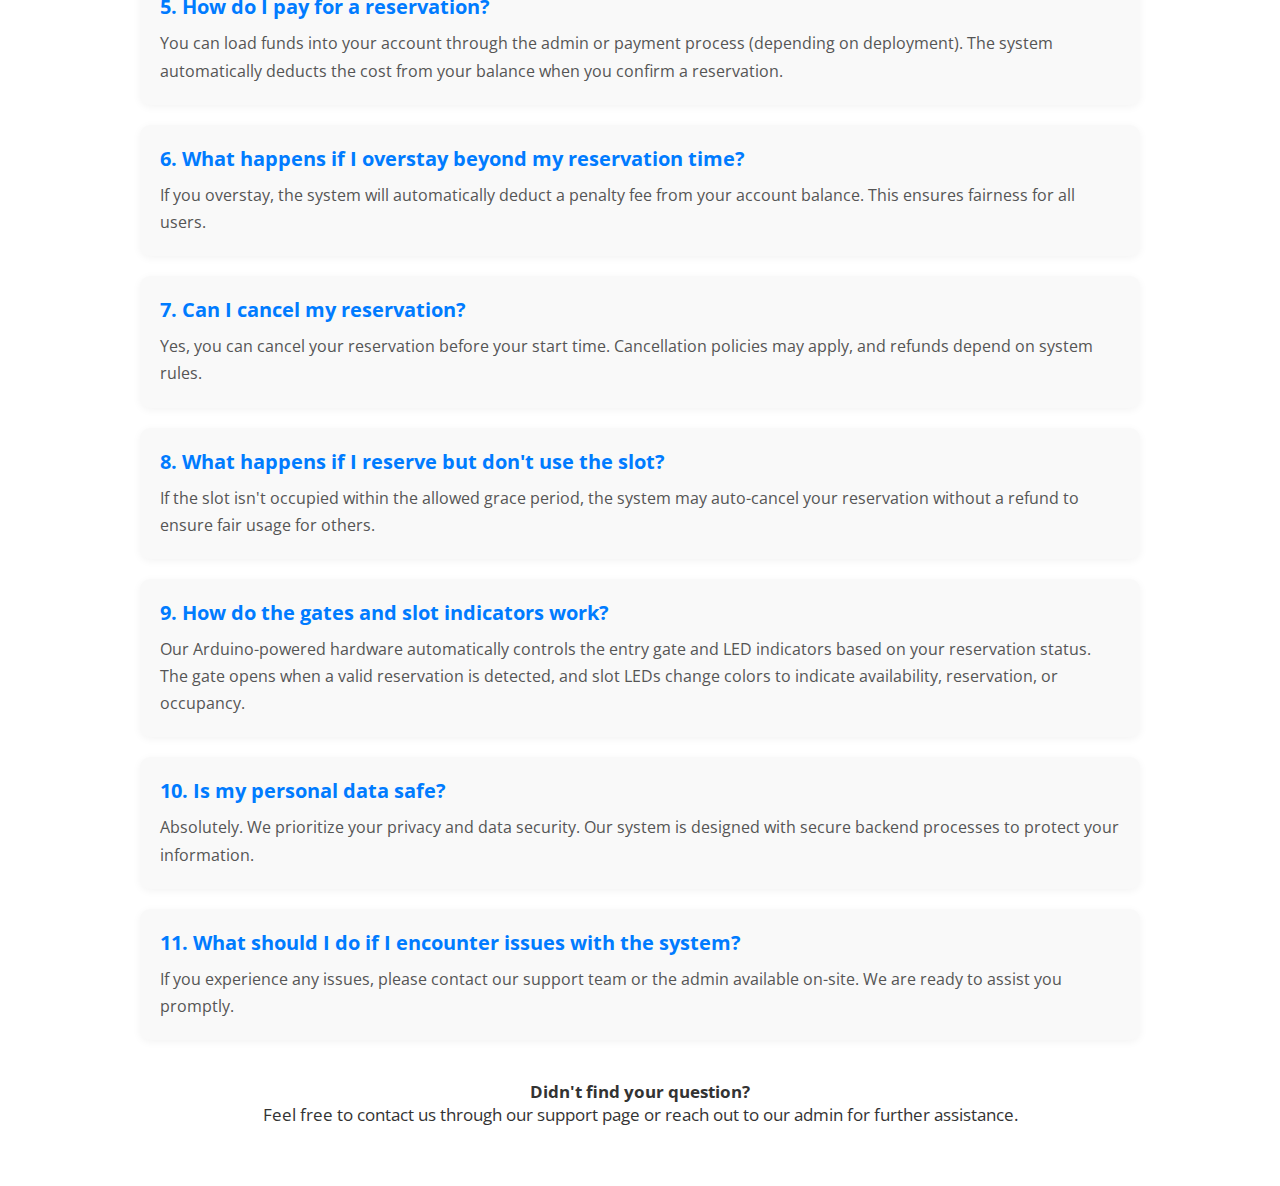
<file: frontend/home/document.html>
<!DOCTYPE html>
<html lang="en">
<head>
    <meta charset="UTF-8">
    <meta name="viewport" content="width=device-width, initial-scale=1.0">
    <link rel="stylesheet" href="style.css">
    <title>Document</title>
</head>
<body>

  <section id="privacy">
  <div class="privacy-container">
    <h2>Privacy Policy</h2>
    <p>
      Your privacy is important to us. This policy explains how we collect, use, and protect your information.
    </p>

    <h3>Information We Collect</h3>
    <ul>
      <li>✔ Personal information such as name, email, and contact details during registration.</li>
      <li>✔ Reservation history and transaction records.</li>
      <li>✔ Slot usage data for system optimization.</li>
    </ul>

    <h3>How We Use Your Information</h3>
    <ul>
      <li>✔ To manage reservations and transactions.</li>
      <li>✔ To communicate updates, receipts, or system-related alerts.</li>
      <li>✔ To improve system functionality and services.</li>
    </ul>

    <h3>Data Protection</h3>
    <p>
      We implement security measures to protect your data against unauthorized access, alteration, disclosure, or destruction.
    </p>

    <h3>Changes to this Policy</h3>
    <p>
      We may update this privacy policy periodically. Continued use of our system means you agree to any revisions.
    </p>
  </div>
</section>


  <section id="terms">
  <div class="terms-container">
    <h2>Terms and Conditions</h2>
    <p>
      By using this parking reservation system, you agree to the following terms and conditions:
    </p>
    <ul>
      <li>✔ All reservations are subject to availability and must not overlap with other active bookings.</li>
      <li>✔ Users must have sufficient balance before making a reservation.</li>
      <li>✔ Cancellations are allowed before the start time. Refund policies apply as set by the system.</li>
      <li>✔ Penalties will be charged for overstaying beyond the reserved time.</li>
      <li>✔ Misuse of slots, failure to show up, or slot stealing may result in penalties or account suspension.</li>
      <li>✔ The system is not responsible for any damages, theft, or loss within the parking area.</li>
      <li>✔ We reserve the right to modify the terms at any time without prior notice.</li>
    </ul>
  </div>
</section>


<section id="pricing">
  <div class="pricing-container">
    <h2>Pricing</h2>
    <p>
      Our pricing is flexible and may vary based on inflation, operational costs, and market conditions. We aim to keep our rates fair, affordable, and transparent.
    </p>

    <div class="pricing-card">
      <h3>Standard Parking</h3>
      <p class="price">Starting at ₱40 / Hour</p>
      <ul>
        <li>✔ Secure Parking Slot</li>
        <li>✔ Real-Time Reservation</li>
        <li>✔ Automated Gate Access</li>
      </ul>
      <p class="note">*Prices are subject to change based on current rates.</p>
    </div>

    <div class="pricing-card">
      <h3>Penalty for Overstaying</h3>
      <p class="price">Starting at ₱50 / Hour</p>
      <ul>
        <li>✔ Applied after reservation ends</li>
        <li>✔ Automatically deducted</li>
      </ul>
      <p class="note">*Penalty rates may adjust over time.</p>
    </div>

    <p class="pricing-footer">
      For the most up-to-date pricing, please check the booking page or contact our admin.
    </p>
  </div>
</section>



  <section id="contact">
  <div class="contact-container">
    <h2>Contact Us</h2>
    <p>If you have any questions, concerns, or need assistance, feel free to reach out to us.</p>

    <div class="contact-info">
      <!-- <p><strong>Address:</strong> [Your Location]</p> -->
      <p><strong>Phone:</strong> (63+) 967-923-0336</p>
      <p><strong>Email:</strong> parkwisecs@gmail.com</p>
    </div>

    <!-- <form class="contact-form" action="#" method="POST">
      <input type="text" name="name" placeholder="Your Name" required>
      <input type="email" name="email" placeholder="Your Email" required>
      <textarea name="message" rows="5" placeholder="Your Message" required></textarea>
      <button type="submit">Send Message</button>
    </form> -->
  </div>
</section>

    <section id="about">
  <div class="about-container">
    <h2>About Us</h2>
    <p class="slogan">Smart. Simple. Secure.</p>

    <p>
      Welcome to <strong>[Your System Name]</strong>, an intelligent parking management system designed to make parking stress-free, efficient, and reliable. Our platform combines modern web technology with real-time automation to deliver a smarter way to reserve and manage parking spaces.
    </p>
    <p>
      We believe that parking should be <strong>smart</strong>, <strong>simple</strong>, and <strong>secure</strong> — and that's exactly what our system offers. Users can easily check slot availability, reserve parking, manage their balance, and monitor their transactions — all in just a few clicks.
    </p>
    <p>
      Our system is powered by a seamless integration of software and hardware. It connects an interactive web interface with real-time hardware feedback from Arduino-powered sensors, gate mechanisms, and slot indicators. This ensures that users experience reliable, automated parking without the typical hassles.
    </p>

    <h3>Our Mission</h3>
    <p>
      To deliver a convenient and reliable parking solution that leverages technology to reduce congestion, improve space management, and create a stress-free experience for vehicle owners.
    </p>

    <h3>Our Vision</h3>
    <p>
      A future where parking is no longer a daily challenge — a smarter, more connected, and automated parking experience for everyone.
    </p>

    <h3>Key Features</h3>
    <ul>
      <li>Real-Time Slot Monitoring — Instantly see available slots updated by live sensors.</li>
      <li>Flexible Reservation System — Reserve slots at your preferred time without overlapping others.</li>
      <li>Balance & Payment Management — Load, track, and manage your account balance easily.</li>
      <li>Automated Gate & Slot Control — Hardware responds to your reservations with gate automation and LED slot indicators.</li>
      <li>Overstay & Penalty System — Ensures fairness with automatic deductions for overstaying.</li>
      <li>User-Friendly Interface — Simple navigation, instant receipts, and booking history at your fingertips.</li>
    </ul>

    <h3>Powered By</h3>
    <ul>
      <li><strong>Frontend:</strong> HTML, CSS, JavaScript</li>
      <li><strong>Backend:</strong> PHP, MySQL</li>
      <li><strong>Hardware:</strong> Arduino Mega + Ethernet (W5500) / Wi-Fi (ESP8266), Ultrasonic Sensors, LEDs, Servo Motors</li>
      <li><strong>Server:</strong> Local Hosting (XAMPP), future-ready for deployment</li>
    </ul>

    <h3>Why Choose Us?</h3>
    <p>
      Because we believe parking shouldn't be a problem. Our system provides a reliable, transparent, and technology-driven solution that transforms the traditional parking experience into a <strong>smart</strong>, <strong>simple</strong>, and <strong>secure</strong> process.
    </p>
  </div>
</section>

<section id="faq">
  <div class="faq-container">
    <h2>Frequently Asked Questions (FAQ)</h2>

    <div class="faq-item">
      <h3>1. How does the parking reservation system work?</h3>
      <p>
        Our system allows users to check available parking slots in real-time, reserve a slot for a specific date and time, and pay directly using their account balance. Once reserved, the system automatically updates the slot status and controls the gate and slot indicators.
      </p>
    </div>

    <div class="faq-item">
      <h3>2. How do I create an account?</h3>
      <p>
        Simply visit our registration page, fill in your details, and create an account. Once registered, you can load a balance and start reserving parking slots.
      </p>
    </div>

    <div class="faq-item">
      <h3>3. How can I check if a parking slot is available?</h3>
      <p>
        You can view real-time slot availability on the dashboard after logging in. Slots are updated based on live sensor data and other users' reservations.
      </p>
    </div>

    <div class="faq-item">
      <h3>4. Can I reserve a parking slot that overlaps with another reservation?</h3>
      <p>
        Yes, but only if the time does not conflict. Multiple users can reserve the same slot as long as their start and end times do not overlap.
      </p>
    </div>

    <div class="faq-item">
      <h3>5. How do I pay for a reservation?</h3>
      <p>
        You can load funds into your account through the admin or payment process (depending on deployment). The system automatically deducts the cost from your balance when you confirm a reservation.
      </p>
    </div>

    <div class="faq-item">
      <h3>6. What happens if I overstay beyond my reservation time?</h3>
      <p>
        If you overstay, the system will automatically deduct a penalty fee from your account balance. This ensures fairness for all users.
      </p>
    </div>

    <div class="faq-item">
      <h3>7. Can I cancel my reservation?</h3>
      <p>
        Yes, you can cancel your reservation before your start time. Cancellation policies may apply, and refunds depend on system rules.
      </p>
    </div>

    <div class="faq-item">
      <h3>8. What happens if I reserve but don't use the slot?</h3>
      <p>
        If the slot isn't occupied within the allowed grace period, the system may auto-cancel your reservation without a refund to ensure fair usage for others.
      </p>
    </div>

    <div class="faq-item">
      <h3>9. How do the gates and slot indicators work?</h3>
      <p>
        Our Arduino-powered hardware automatically controls the entry gate and LED indicators based on your reservation status. The gate opens when a valid reservation is detected, and slot LEDs change colors to indicate availability, reservation, or occupancy.
      </p>
    </div>

    <div class="faq-item">
      <h3>10. Is my personal data safe?</h3>
      <p>
        Absolutely. We prioritize your privacy and data security. Our system is designed with secure backend processes to protect your information.
      </p>
    </div>

    <div class="faq-item">
      <h3>11. What should I do if I encounter issues with the system?</h3>
      <p>
        If you experience any issues, please contact our support team or the admin available on-site. We are ready to assist you promptly.
      </p>
    </div>

    <div class="faq-contact">
      <p><strong>Didn't find your question?</strong><br>
      Feel free to contact us through our support page or reach out to our admin for further assistance.</p>
    </div>
  </div>
</section>


    
</body>
</html>
</file>
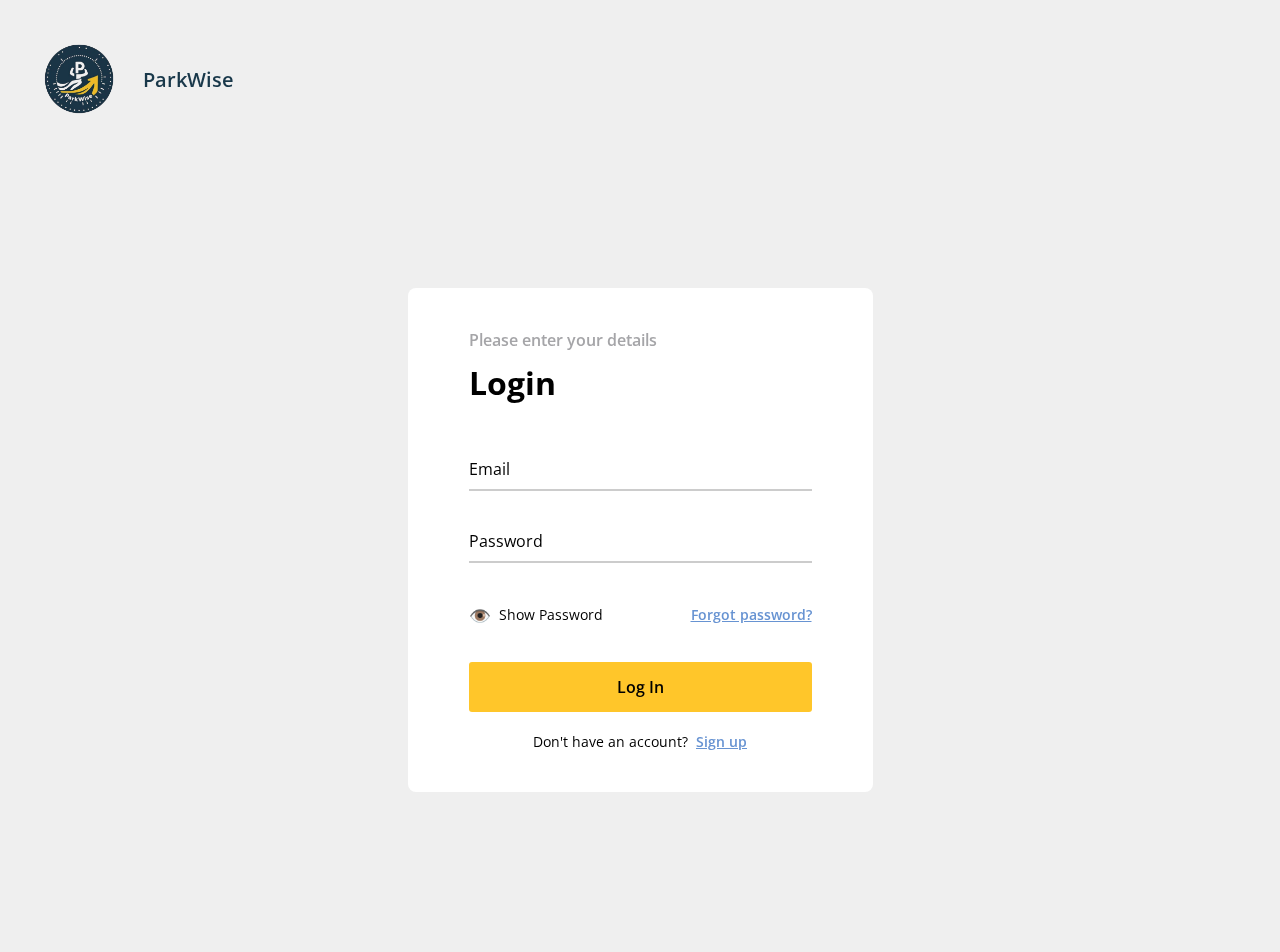
<file: frontend/backups/login/login.html>
<!DOCTYPE html>
<html>
<head>
  <meta charset="UTF-8">
  <meta name="viewport" content="width=device-width, initial-scale=1.0">
  <title>Login</title>
  <link href='https://unpkg.com/boxicons@2.1.4/css/boxicons.min.css' rel='stylesheet'>
  <link rel="shortcut icon" href="logo-removebg-preview.png" type="image/x-icon">
  <link rel="stylesheet" href="login.css">
</head>
<body>

    <div class="logo">
      <!-- <a href="/frontend/home/index.html"> -->
          <img src="logo-removebg-preview.png" alt="loading...">
          <p>ParkWise</p>
      <!-- </a> -->
    </div>

<div class="side-by-side">

  <div class="left">

      <div class="wrapper">

        <form action="login.php" method="POST"> 

          <div class="head">
            <p>Please enter your details</p>
            <h2>Login</h2>
          </div>

          <div id="error-message" class="error-message" style="display: none;"></div>

          <div class="input-field">

            <input type="text" name="email" required>
            <label>Email</label>

          </div>

          <div class="input-field">

            <input type="password" name="password" required id="password">

            <label>Password</label>

          </div>

          <div class="forget">

            <label for="remember">

              <span id="togglePassword">👁️</span>
              <p>Show Password</p>

            </label>

            <a href="forgot.html" target="_self">Forgot password?</a>

          </div>

          <button type="submit">Log In</button>

          <p class="last">Don't have an account?
            <a href="../sign-in/sign-in.html" target="_self">Sign up</a>
          </p>

        </form>
        
        
      </div>

  </div>

</div>

  

  <script src="script.js"></script>
</body>
</html>
</file>
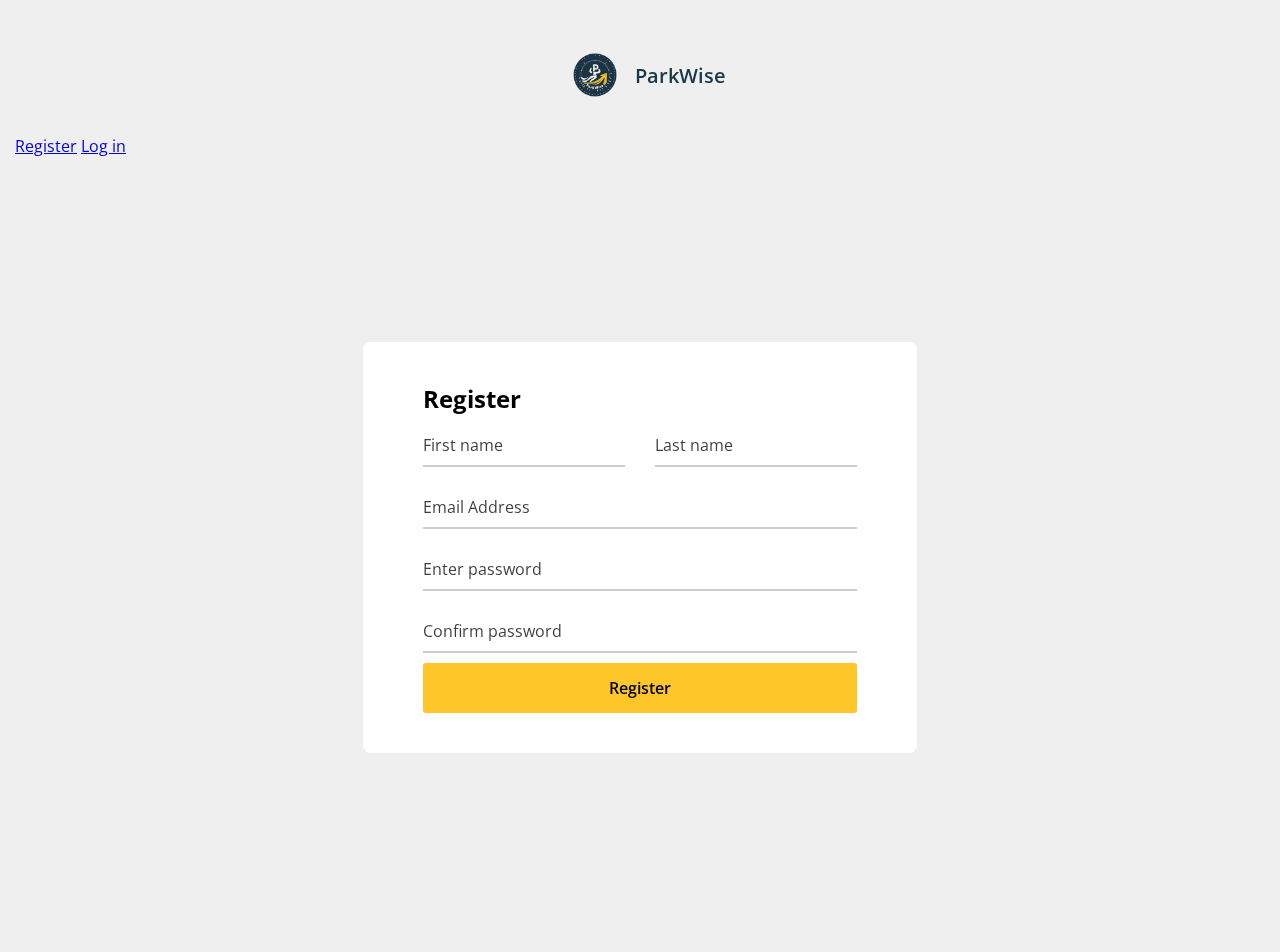
<file: frontend/backups/sign-in/sign-in.html>
<!DOCTYPE html>
<html lang="en">
<head>
    <meta charset="UTF-8">
    <meta name="viewport" content="width=device-width, initial-scale=1.0">
    <link href='https://unpkg.com/boxicons@2.1.4/css/boxicons.min.css' rel='stylesheet'>
    <link rel="stylesheet" href="sign-in.css">
    <title>Registration</title>
</head>
<body>

    <nav>
        <div class="logo">
            <!-- <a href="frontend/home/index.html"> -->
                <img src="logo-removebg-preview.png" alt="loading...">
                <p>ParkWise</p>
            <!-- </a> -->
        </div>
        <div class="btn">
            <a class="selected" href="sign-in.html" >Register</a> <!--registration page-->
            <a href="../login/login.html" target="_self">Log in</a>   <!--login page-->
        </div>
    </nav>

    <div class="side-by-side">

        <div class="left">
      
            <div class="wrapper">
      
              <form id="registerForm" action="sign-in.php" method="POST"> <!--database for registration-->
      
                <h2>Register</h2>
                <div class="tanginamo">
                    <div class="input-field">
                        <input type="text" name="first_name" required>
                        <label>First name</label>
                    </div>
    
                    <div class="input-field">
                        <input type="text" name="last_name" required>
                        <label>Last name</label>
                    </div>
                </div>
      
                <div class="input-field">
                  <input autocomplete="off" type="text" name="email" required>
                  <label >Email Address</label>
                </div>
      
                <div class="input-field">
                  <input type="password" name="password" required id="password">
                  <label>Enter password</label>
                </div>

                <!--look if they are match.-->

                <div class="input-field">
                    <input type="password" required id="confirmPassword">
                    <label>Confirm password</label>
                </div>

                <p id="error" style="color: red; display: none; font-size: 15px; padding: 10px 0;">Passwords do not match.</p>
      
                <!-- <button type="submit">Log In</button> -->
      
                <input type="submit" value="Register">

              </form>
              
            </div>
      
        </div>
      
        <div class="right">
      
        </div>
      
      </div>

      <script src="script.js"></script>
      <script>
        const urlParams = new URLSearchParams(window.location.search);
        if (urlParams.get('registered')) {
          alert('Registration successful! You can now log in.');
        }
      </script>
      


</body>
</html>
</file>
<file: frontend/home/style.css>
@import url('https://fonts.googleapis.com/css2?family=Open+Sans:ital,wght@0,300..800;1,300..800&display=swap');

* {
    margin: 0;
    padding: 0;
    box-sizing: border-box;
    font-family: "Open Sans", sans-serif;
  }

  body{
    background-color: #faf5ef;
  }
  
  img{
    object-fit: cover;
  }

  a{
    text-decoration: none;
  }

  .heading{
    display: flex;
    align-items: center;
    justify-content: space-between;
    padding: 10px 60px;
    font-size: 0.9rem;
    color: #626262;
    font-weight: 700;
}

.heading a{
    color: #7f7f7f;
    transition: all 0.2s ease;
}

.heading a:hover {
    color: #626262;
}

.heading .left{
    display: flex;
    align-items: center;
}

.heading .left a{
    padding: 0 10px;
}

.heading .left a:nth-child(1){
    border-right: 1px solid #7f7f7f;
}

.heading .right{
    display: flex;
    align-items: center;
    gap: 15px;
}

/* Mobile menu toggle - hidden by default */
.mobile-menu-toggle {
    display: none;
    font-size: 2rem;
    cursor: pointer;
    order: 1;
}

/* Show mobile menu toggle only below 1200px */
@media (max-width: 768px) {
    .mobile-menu-toggle {
        display: block;
    }

    nav .logo img {
        max-width: 160px;
        max-height: 60px;
    }

    .heading a{
        font-size: 13px;
    }
    
    .footer img {
        max-width: 130px;
    }
    
    /* Keep the navigation links visible by default above 768px */
    @media (min-width: 769px) {
        nav .links {
            display: flex !important;
        }
    }
}

nav{
    display: flex;
    justify-content: space-between;
    align-items: center;
    transition: all 0.5s ease-in-out;
    border-bottom: 2px solid #ccc;
    box-shadow: 0 0 20px 0 rgb(226, 226, 226);
    padding: 0 25px;
    top: 0;
    position: sticky;
    background-color: white;
    z-index: 1000000;
}

nav .logo{
    display: flex;
    justify-content: center;
    align-items: center;
    color: black;
    font-weight: 600;
    padding: 5px 0;
    cursor: pointer;
}

nav .logo img{
    object-fit: contain; /* Changed from cover to contain */
    max-width: 200px; /* Maximum size */
    width: auto; /* Flexible width */
    height: auto; /* Flexible height */
    max-height: 80px; /* Maximum height */
}

nav a{
    display: flex;
    align-items: center;
    color: #19384a;
    text-decoration: none;
}

nav .logo p{
    font-size: 20px;
}

@keyframes borderExpand {
    from {
      width: 0%;
    }
    to {
      width: 100%;
    }
  }
  
 nav .links {
    display: flex;
    align-items: center;
    gap: 20px;
  }
  
 nav .links a {
    position: relative;
    text-decoration: none;
    color: rgb(39, 39, 39);
    font: 600;
    padding: 7px 0;
  }
  
 nav .links a:not(:nth-last-child(1)):after,  nav .links a:not(:nth-last-child(3)):after {
    content: "";
    position: absolute;
    left: 0;
    bottom: 0;
    width: 0%;
    border-radius: 20px;
    height: 3px;
    background-color: black;
    transition: all 0.3s ease-in-out;
  }
  
 nav .links a:not(:nth-last-child(1)):hover::after,  nav .links a:not(:nth-last-child(3)):hover::after  {
    animation: borderExpand 0.5s forwards;
    color: black;
  }

nav .links a>button{
    border: 2px solid #19384a;
    background-color: white;
    padding: 10px 15px;
    cursor: pointer;
    color: #19384a;
    border-radius: 6px;
    font-weight: 600;
    font-size: 15px;
    transition: all 0.2s ease-in;
}

nav .links a>button:hover{
    background-color: #19384a;
    color: white;
}







.first-content{
    display: flex;
    flex-direction: column;
    justify-content: center;
    align-items: center;
    height: 100vh;
    padding: 100px;
    width: 100%;
}

.first-content .content{
    width: 70%;
    display: flex;
    flex-direction: column;
    justify-content: space;
    align-items: center;
    text-align: center;
    gap: 50px;
}

.first-content .content p:nth-child(1){
    font-size: 3.5rem;
    font-weight: 600;
    word-spacing: -10px;
}

.first-content .content p:nth-child(2){
    color: #7f7f7f;
}

.first-content .content .links{
    display: flex;
    align-items: center;
    gap: 10px;
}

.first-content .content .links a:nth-child(1)>button, .second-content .btn a >button {
    background-color: #19384a;
    color: white;
    padding: 12px 15px;
    border-radius: 6px;
    font-weight: 600;
    font-size: 15px;
    border: none;
    cursor: pointer;
}

.first-content .content .links a:nth-child(2)>button{
    border: 2px solid #19384a;
    background-color: white;
    padding: 10px 15px;
    cursor: pointer;
    color: #19384a;
    border-radius: 6px;
    font-weight: 600;
    font-size: 15px;
    transition: all 0.3s;
}

.first-content .content .links a:nth-child(2)>button:hover{
    background-color: #19384a;
    color: white;
}









/* Responsive adjustments */
@media (max-width: 992px) {
    .second-content img {
        height: 250px;
        max-width: 350px;
    }
}

@media (max-width: 768px) {
    .second-content .description {
        flex-direction: column;
    }
    
    .second-content img {
        width: 100%;
        max-width: 100%;
        height: 250px;
    }
    
    .second-content .description .imgtwo {
        order: -1;
    }
}

@media (max-width: 576px) {
    .second-content img {
        height: 200px;
    }
}

.second-content{
    display: flex;
    flex-direction: column;
    justify-content: center;
    padding: 0 100px 70px 100px;
    width: 100%;
    gap: 30px;
}

.second-content img{
     width: 100%;
    max-width: 400px; /* Set a maximum size */
    height: 300px; /* Fixed height */
    border-radius: 10px;
    object-fit: cover; /* Ensures images fill the space while maintaining aspect ratio */
}

.second-content .description{
    display: flex;
    gap: 50px;
    background-color: white;
    padding: 30px;
    align-items: center;
}

.second-content .texts{
    display: flex;
    flex-direction: column;
    gap: 20px;
}

.second-content .description .imgtwo{
    height: 300px !important; /* Match other images */
    object-fit: cover; /* Consistent with others */
}

.second-content .texts i{
    font-size: 4rem;
    color: #19384a;
}

.second-content .texts p{
    font-size: 1.1rem;
    line-height: 30px;
}

.second-content .texts p:nth-child(2){
    font-size: 1.6rem;
    font-weight: 700;
    color: #7f7f7f;
}

.second-content .btn{
    display: flex;
    justify-content: center;
    margin: 50px 0;
}

.description {
    opacity: 0;
    transform: translateX(0);
    transition: all 0.8s ease;
}

.description.from-left {
    transform: translateX(-100px);
}

.description.from-right {
    transform: translateX(100px);
}

.description.animate {
    opacity: 1;
    transform: translateX(0);
}











.footer{
    border-top: 1px solid rgb(226, 226, 226);
    width: 100%;
    background-color: #efebe6;
}

.footer img{
    max-width: 150px; /* Maximum size */
    width: auto; /* Flexible width */
    height: auto; /* Flexible height */
    mix-blend-mode: multiply;
}

.footer .details{
    padding: 100px;
    display: flex;
    width: 100%;
    justify-content: space-around;
    flex-wrap: wrap;
    gap: 50px;
}

.footer .details .logo{
    display: flex;
    flex-direction: column;
    align-items: center;
    color: #7f7f7f;
    font-weight: 600;
    position: relative;
}

.footer .details .links,.footer .details .contact{
    display: flex;
    flex-direction: column;
    gap: 15px;
}

.footer .details .links .head p, .footer .details .contact .head p{
    font-weight: 600;
}

.footer .details .links a{
    text-decoration: none;
    color: #7f7f7f;
    transition: all 0.2s;
}

.footer .details .links a:hover{
    color: #ccc;
}

.footer .details .contact > p{
    color: #7f7f7f;
}

.footer .details .contact a{
    font-weight: 600;
    color: #7f7f7f;
}

.footer .copyright{
    display: flex;
    word-spacing: 2px;
    border-top: 1px solid #ccc;
    padding: 20px;
    font-size: 0.8rem;
    color: #626262;
}

.footer .copyright p{
    text-align: center;
    width: 100%;
}

/* ===== Responsive Breakpoints ===== */
@media (max-width: 1200px) {
    /* Adjustments for large tablets/laptops */
    .first-content .content {
        width: 85%;
    }
    
    .second-content {
        padding: 0 80px 70px 80px;
    }
    
    .second-content img {
        width: 35vw;
    }
}

@media (max-width: 992px) {
    /* Tablets landscape */
    .first-content {
        padding: 100px 60px;
    }
    
    .second-content {
        padding: 0 60px 70px 60px;
    }
    
    .footer .details {
        padding: 80px 60px;
    }
}

@media (max-width: 768px) {
    /* Tablets portrait */
    nav .logo img {
        max-width: 160px;
        max-height: 60px;
    }

    .heading a{
        font-size: 13px;
    }
    
    .footer img {
        max-width: 130px;
    }
    
    nav {
        padding: 10px 30px;
        flex-wrap: wrap;
    }
    
    .mobile-menu-toggle {
        display: block;
        font-size: 2rem;
        cursor: pointer;
        order: 1;
    }
    
    nav .links {
        display: none;
        width: 100%;
        order: 2;
        flex-direction: column;
        padding: 20px 0 0 0;
    }
    
    nav .links.show {
        display: flex;
    }
    
    .first-content {
        padding: 80px 40px;
        height: auto;
        min-height: 100vh;
    }
    
    .first-content .content {
        width: 100%;
        gap: 30px;
    }
    
    .first-content .content p:nth-child(1) {
        font-size: 2.8rem;
    }
    
    .second-content {
        padding: 0 40px 50px 40px;
    }
    
    .second-content .description {
        flex-direction: column;
    }
    
    .second-content img {
        width: 100%;
        height: auto !important;
    }
    
    .second-content .description .imgtwo {
        order: -1;
    }
    
    .footer .details {
        padding: 60px 40px;
        flex-direction: column;
        align-items: center;
        text-align: center;
    }
    
    .footer img {
        width: 150px !important;
    }
}

@media (max-width: 576px) {
    /* Mobile phones */
    .first-content .content p:nth-child(1) {
        font-size: 2.2rem;
    }
    
    .first-content .content .links {
        flex-direction: column;
        width: 100%;
    }
    
    .first-content .content .links button {
        width: 100%;
    }
    
    .second-content {
        padding: 0 20px 40px 20px;
    }
    
    .second-content .texts i {
        font-size: 3rem;
    }
    
    .second-content .texts p:nth-child(2) {
        font-size: 1.4rem;
    }
    
    .second-content .btn button {
        width: 100%;
    }
    
    .footer .details {
        padding: 50px 20px;
    }
}

/* Responsive adjustments */
@media (max-width: 992px) {
    nav .logo img {
        max-width: 180px;
        max-height: 70px;
    }
}

@media (max-width: 576px) {
    nav .logo img {
        max-width: 140px;
        max-height: 50px;
    }
    
    .footer img {
        max-width: 120px;
    }
}

@media (max-width: 514px) {
    .heading .left{
        display: none;
    }

    .heading .right{
        display: flex;
        align-items: center;
        justify-content: center;
        text-align: center;   
    }

    .first-content .content p:nth-child(2){
        display: none;
    }
}

/* About Section Styles */
#about {
  padding: 60px 20px;
  background-color: #f9f9f9;
}

.about-container {
  max-width: 1000px;
  margin: auto;
}

#about h2 {
  text-align: center;
  font-size: 36px;
  margin-bottom: 10px;
  color: #333;
}

#about .slogan {
  text-align: center;
  font-size: 18px;
  color: #007BFF;
  font-weight: bold;
  margin-bottom: 40px;
}

#about p {
  font-size: 17px;
  color: #555;
  line-height: 1.8;
  margin-bottom: 30px;
}

#about h3 {
  color: #333;
  margin-top: 40px;
}

#about ul {
  color: #555;
  font-size: 17px;
  line-height: 1.8;
  padding-left: 20px;
}

#about ul li {
  margin-bottom: 10px;
}

/* FAQ Section Styles */
#faq {
  padding: 60px 20px;
  background-color: #ffffff;
}

.faq-container {
  max-width: 1000px;
  margin: auto;
}

#faq h2 {
  text-align: center;
  font-size: 36px;
  margin-bottom: 40px;
  color: #333;
}

.faq-item {
  background-color: #f9f9f9;
  border-radius: 10px;
  padding: 20px;
  margin-bottom: 20px;
  box-shadow: 0 2px 8px rgba(0,0,0,0.05);
  transition: transform 0.3s;
}

.faq-item:hover {
  transform: translateY(-3px);
}

.faq-item h3 {
  color: #007BFF;
  font-size: 20px;
  margin-bottom: 10px;
}

.faq-item p {
  color: #555;
  font-size: 16px;
  line-height: 1.7;
}

.faq-contact {
  text-align: center;
  margin-top: 40px;
  font-size: 17px;
  color: #333;
}

/* Contact Section */
#contact {
  padding: 60px 20px;
  background-color: #f9f9f9;
}

.contact-container {
  max-width: 800px;
  margin: auto;
  text-align: center;
}

#contact h2 {
  font-size: 36px;
  margin-bottom: 20px;
  color: #333;
}

.contact-info p {
  font-size: 17px;
  color: #555;
  margin-bottom: 8px;
}

.contact-form {
  margin-top: 30px;
}

.contact-form input,
.contact-form textarea {
  width: 100%;
  padding: 12px 15px;
  margin-bottom: 15px;
  border: 1px solid #ccc;
  border-radius: 8px;
}

.contact-form button {
  background-color: #007BFF;
  color: #fff;
  padding: 12px 25px;
  border: none;
  border-radius: 8px;
  cursor: pointer;
  transition: background-color 0.3s;
}

.contact-form button:hover {
  background-color: #0056b3;
}
/* Pricing Section */
#pricing {
  padding: 60px 20px;
  background-color: #ffffff;
  text-align: center;
}

.pricing-container {
  max-width: 1000px;
  margin: auto;
}

#pricing h2 {
  font-size: 36px;
  margin-bottom: 10px;
  color: #333;
}

#pricing p {
  font-size: 17px;
  color: #555;
  margin-bottom: 20px;
}

.pricing-card {
  background-color: #f9f9f9;
  border-radius: 12px;
  padding: 20px;
  margin-bottom: 20px;
  box-shadow: 0 2px 8px rgba(0,0,0,0.05);
}

.pricing-card h3 {
  color: #007BFF;
  margin-bottom: 10px;
}

.pricing-card .price {
  font-size: 24px;
  color: #333;
  margin-bottom: 15px;
}

.pricing-card ul {
  list-style: none;
  padding: 0;
}

.pricing-card ul li {
  margin-bottom: 10px;
  color: #555;
}

.pricing-card .note {
  font-size: 14px;
  color: #999;
  margin-top: 10px;
}

.pricing-footer {
  font-size: 16px;
  color: #555;
  margin-top: 20px;
}


/* Terms Section */
#terms {
  padding: 60px 20px;
  background-color: #ffffff;
}

.terms-container {
  max-width: 1000px;
  margin: auto;
}

#terms h2 {
  font-size: 36px;
  margin-bottom: 20px;
  color: #333;
  text-align: center;
}

#terms p {
  font-size: 17px;
  color: #555;
  line-height: 1.8;
  margin-bottom: 20px;
}

#terms ul {
  padding-left: 20px;
  font-size: 17px;
  color: #555;
  line-height: 1.8;
}

#terms ul li {
  margin-bottom: 10px;
}

/* Privacy Policy Section */
#privacy {
  padding: 60px 20px;
  background-color: #f9f9f9;
}

.privacy-container {
  max-width: 1000px;
  margin: auto;
}

#privacy h2 {
  font-size: 36px;
  margin-bottom: 20px;
  color: #333;
  text-align: center;
}

#privacy h3 {
  color: #007BFF;
  margin-top: 30px;
  margin-bottom: 10px;
}

#privacy p {
  font-size: 17px;
  color: #555;
  line-height: 1.8;
  margin-bottom: 20px;
}

#privacy ul {
  padding-left: 20px;
  font-size: 17px;
  color: #555;
  line-height: 1.8;
}

#privacy ul li {
  margin-bottom: 10px;
}

/* About Section Styles */
#about {
  padding: 60px 20px;
  background-color: #f9f9f9;
}

.about-container {
  max-width: 1000px;
  margin: auto;
}

#about h2 {
  text-align: center;
  font-size: 36px;
  margin-bottom: 10px;
  color: #333;
}

#about .slogan {
  text-align: center;
  font-size: 18px;
  color: #007BFF;
  font-weight: bold;
  margin-bottom: 40px;
}

#about p {
  font-size: 17px;
  color: #555;
  line-height: 1.8;
  margin-bottom: 30px;
}

#about h3 {
  color: #333;
  margin-top: 40px;
}

#about ul {
  color: #555;
  font-size: 17px;
  line-height: 1.8;
  padding-left: 20px;
}

#about ul li {
  margin-bottom: 10px;
}

/* FAQ Section Styles */
#faq {
  padding: 60px 20px;
  background-color: #ffffff;
}

.faq-container {
  max-width: 1000px;
  margin: auto;
}

#faq h2 {
  text-align: center;
  font-size: 36px;
  margin-bottom: 40px;
  color: #333;
}

.faq-item {
  background-color: #f9f9f9;
  border-radius: 10px;
  padding: 20px;
  margin-bottom: 20px;
  box-shadow: 0 2px 8px rgba(0,0,0,0.05);
  transition: transform 0.3s;
}

.faq-item:hover {
  transform: translateY(-3px);
}

.faq-item h3 {
  color: #007BFF;
  font-size: 20px;
  margin-bottom: 10px;
}

.faq-item p {
  color: #555;
  font-size: 16px;
  line-height: 1.7;
}

.faq-contact {
  text-align: center;
  margin-top: 40px;
  font-size: 17px;
  color: #333;
}

/* Contact Section */
#contact {
  padding: 60px 20px;
  background-color: #f9f9f9;
}

.contact-container {
  max-width: 800px;
  margin: auto;
  text-align: center;
}

#contact h2 {
  font-size: 36px;
  margin-bottom: 20px;
  color: #333;
}

.contact-info p {
  font-size: 17px;
  color: #555;
  margin-bottom: 8px;
}

.contact-form {
  margin-top: 30px;
}

.contact-form input,
.contact-form textarea {
  width: 100%;
  padding: 12px 15px;
  margin-bottom: 15px;
  border: 1px solid #ccc;
  border-radius: 8px;
}

.contact-form button {
  background-color: #007BFF;
  color: #fff;
  padding: 12px 25px;
  border: none;
  border-radius: 8px;
  cursor: pointer;
  transition: background-color 0.3s;
}

.contact-form button:hover {
  background-color: #0056b3;
}


/* Pricing Section */
#pricing {
  padding: 60px 20px;
  background-color: #ffffff;
  text-align: center;
}

.pricing-container {
  max-width: 1000px;
  margin: auto;
}

#pricing h2 {
  font-size: 36px;
  margin-bottom: 10px;
  color: #333;
}

#pricing p {
  font-size: 17px;
  color: #555;
  margin-bottom: 40px;
}

.pricing-card {
  background-color: #f9f9f9;
  border-radius: 12px;
  padding: 20px;
  margin-bottom: 20px;
  box-shadow: 0 2px 8px rgba(0,0,0,0.05);
}

.pricing-card h3 {
  color: #007BFF;
  margin-bottom: 10px;
}

.pricing-card .price {
  font-size: 24px;
  color: #333;
  margin-bottom: 15px;
}

.pricing-card ul {
  list-style: none;
  padding: 0;
}

.pricing-card ul li {
  margin-bottom: 10px;
  color: #555;
}

/* Terms Section */
#terms {
  padding: 60px 20px;
  background-color: #ffffff;
}

.terms-container {
  max-width: 1000px;
  margin: auto;
}

#terms h2 {
  font-size: 36px;
  margin-bottom: 20px;
  color: #333;
  text-align: center;
}

#terms p {
  font-size: 17px;
  color: #555;
  line-height: 1.8;
  margin-bottom: 20px;
}

#terms ul {
  padding-left: 20px;
  font-size: 17px;
  color: #555;
  line-height: 1.8;
}

#terms ul li {
  margin-bottom: 10px;
}

/* Privacy Policy Section */
#privacy {
  padding: 60px 20px;
  background-color: #f9f9f9;
}

.privacy-container {
  max-width: 1000px;
  margin: auto;
}

#privacy h2 {
  font-size: 36px;
  margin-bottom: 20px;
  color: #333;
  text-align: center;
}

#privacy h3 {
  color: #007BFF;
  margin-top: 30px;
  margin-bottom: 10px;
}

#privacy p {
  font-size: 17px;
  color: #555;
  line-height: 1.8;
  margin-bottom: 20px;
}

#privacy ul {
  padding-left: 20px;
  font-size: 17px;
  color: #555;
  line-height: 1.8;
}

#privacy ul li {
  margin-bottom: 10px;
}
</file>
<file: admin/dashboard-admin.css>
@import url('https://fonts.googleapis.com/css2?family=Open+Sans:ital,wght@0,300..800;1,300..800&display=swap');

* {
    margin: 0;
    padding: 0;
    box-sizing: border-box;
    font-family: "Open Sans", sans-serif;
  }
  
  html{
    font-display: auto;
    scroll-behavior: smooth;
  }

  img{
    object-fit: cover;
  }


  /* adminlog.html */

.adminlog{
    display: flex;
    justify-content: center;
    align-items: center;
    height: 100vh;
    background-color: #19384a;
}

.container{
    display: flex;
    justify-content: center;
    align-items: center;
    gap: 50px;
    background-color: #faf5ef;
    padding: 30px 70px;
    border-radius: 7px;
}

.container .left{
    display: flex;
    align-items: center;
    border-right: 1px solid #19384a;
    border-radius: 100px;
    padding: 100px 50px 100px 0;
}

.container .left img{
    width: 10vw;
}

.container .left p{
    font-size: 2.7rem;
}

.container .right{
    display: flex;
    flex-direction: column;
    justify-content: center;
    align-items: center;
    padding: 50px 0;
}

.container .right .login-container{
    display: flex;
    flex-direction: column;
}

.container .right .login-container h2{
    font-size: 3rem;
    font-weight: 500;
}

.container .right .login-container p{
    font-size: 0.8rem;
    font-weight: 400;
    margin-bottom: 35px;
}

.form-group{
    display: flex;
    flex-direction: column;
    gap: 10px;
}

.container .right input{
    padding: 9px;
    border-radius: 8px;
    outline: none !important;
    border: 1px solid #ccc;
    transition: all 0.1s;
}

.container .right input:focus{
    border-color: #19384a; /* Bright orange border */
  box-shadow: 0 0 8px #19384a;
}

form{
    display: flex;
    flex-direction: column;
    gap: 60px;
}

button{
    padding: 10px;
    border-radius: 8px;
    border: none;
    background-color: #19384a;
    color: white;
    font-size: 1.2rem;
    cursor: pointer;
}










/* dasboard-admin.html */

.admin-container {
    display: flex;
    width: 80%;
    background-color: #fff;
    overflow: hidden;
}

/* Sidebar */
.sidebar {
    width: 250px;
    background-color: #19384a   ;
    padding: 20px;
    color: #fff;
}

.sidebar-header h2 {
    text-align: center;
    font-size: 24px;
    margin-bottom: 20px;
}

.sidebar-nav ul {
    list-style-type: none;
    padding: 0;
}

.sidebar-nav ul li {
    margin: 15px 0;
}

.sidebar-nav ul li a {
    text-decoration: none;
    color: #fff;
    font-size: 18px;
    display: block;
    padding: 10px;
    border-radius: 5px;
    transition: background-color 0.3s;
}

.sidebar-nav ul li a:hover {
    background-color: #34495e;
}

/* Main Content Area */
.main-content {
    flex: 1;
    padding: 20px;
}

h1 {
    font-size: 28px;
    margin-bottom: 20px;
}

.dashboard-overview {
    margin-bottom: 30px;
}

.quick-stats {
    display: flex;
    justify-content: space-between;
}

.stat-box {
    background-color: #fff;
    border: 1px solid #ddd;
    padding: 20px;
    border-radius: 8px;
    width: 30%;
    text-align: center;
}

.stat-box h3 {
    font-size: 20px;
    margin-bottom: 10px;
}

.stat-box p {
    font-size: 24px;
    font-weight: bold;
}

.manage-slot-cost, .add-balance, .system-analytics {
    background-color: #fff;
    padding: 20px;
    margin-bottom: 30px;
    border-radius: 8px;
    box-shadow: 0 2px 10px rgba(0, 0, 0, 0.1);
}

.manage-slot-cost h2, .add-balance h2, .system-analytics h2 {
    font-size: 22px;
    margin-bottom: 15px;
}

label {
    font-size: 16px;
    margin-bottom: 8px;
    display: block;
}

input[type="text"], input[type="number"] {
    width: 100%;
    padding: 8px;
    margin-bottom: 15px;
    border-radius: 5px;
    border: 1px solid #ddd;
    font-size: 16px;
}

button {
    background-color: #2ecc71;
    color: white;
    border: none;
    padding: 10px 20px;
    font-size: 16px;
    border-radius: 5px;
    cursor: pointer;
    transition: background-color 0.3s;
}

button:hover {
    background-color: #27ae60;
}

button[type="submit"] {
    width: 100%;
}

.analytics-stats {
    display: flex;
    justify-content: space-between;
}

.analytics-stats .stat-box {
    width: 30%;
}
</file>
<file: dashboard/dashboard.css>
@import url('https://fonts.googleapis.com/css2?family=Open+Sans:ital,wght@0,300..800;1,300..800&display=swap');

* {
    margin: 0;
    padding: 0;
    box-sizing: border-box;
    font-family: "Open Sans", sans-serif;
  }

  body{
    background-color: #faf5ef;
  }
    .user-dropdown a{
        color: #000;
        text-decoration: none;
    }

    .user-dropdown{
        display: flex;
        align-items: center;
    }

    .user-dropdown .drop{
        display: flex;
        align-content: center;
        gap: 25px;
        font-size: 1rem;
        font-weight: 600;
    }

  .user-dropdown {
    position: relative;
    display: inline-block;
    cursor: pointer;
    font-weight: bold;
    color: #333;
  }
  
  #username-display::after {
    content: " ▼";
    font-size: 0.8em;
  }
  
  .dropdown-menu {
    display: none;
    position: absolute;
    right: 0;
    background-color: white;
    border: 1px solid #ddd;
    min-width: 140px;
    box-shadow: 0 2px 5px rgba(0,0,0,0.1);
    z-index: 999;
  }
  
  .dropdown-menu a {
    display: block;
    padding: 10px;
    color: #333;
    text-decoration: none;
  }
  
  .dropdown-menu a:hover {
    background-color: #f0f0f0;
  }
  
  .dropdown-menu.show {
    display: block;
  }
  

  nav{
    display: flex;
    padding: 0 25px;
    justify-content: space-between;
    align-items: center;
    transition: all 0.5s ease-in-out;
    border-bottom: 2px solid #ccc;
    box-shadow: 0 0 20px 0 rgb(226, 226, 226);
}

nav .logo{
    display: flex;
    align-items: center;
    padding: 10px 0 10px 15px;
    cursor: pointer;
}

nav .logo img{
    object-fit: cover;
    width: 15vw;
    mix-blend-mode: multiply;
    height: 10vh;
}

nav .logo a{
    display: flex;
    align-items: center;
    color: #19384a;
    text-decoration: none;
}

nav .logo p{
    font-size: 20px;
    font-weight: 600;
}

nav .btnn{
    display: flex;
    justify-content: center;
    align-items: center;
    gap: 20px;
}

nav .btnn p{
    font-weight: 500;
}

nav .btnn .dropdown{
    width: 100%;
}

nav .btnn .dropdown-content a{
    text-decoration: none;
    color: black;
    font-weight: 600;
    font-size: 16px;
    transition: all 0.1s ease-in;
    /* width: 0%;
    overflow: hidden; */
    padding: 10px;
    display: flex;
    text-align: center;
    text-decoration: none;
    justify-content: center;
    align-items: center;
    border: 1px solid rgb(226, 226, 226);
    border-radius: 5px;
}


nav .btnn .dropdown .dropbtn i{
    color: black;
    font-size: 2.5rem;
    font-weight: 100;
    cursor: pointer;
    text-decoration: none;
    width: max-content;
    color: black;
    padding: 10px;
    margin-right: 80px;
    width: max-content;
}

nav .btnn .areas a{
    font-size: 16px;
    font-weight: 600;
    color: black;
}

nav .btnn .dropdown .dropdown-content a{
    display: flex;
    align-items: center;
    text-align: center;
    gap: 5px;
}

nav .btnn .dropdown .dropdown-content a>i{
    font-size: 16px;
    font-weight: 500;
}

nav .btnn .dropdown .dropdown-content{
    display: none; /* Hidden by default */
    position: absolute;
    background-color: #fff;
    color: #000;
    box-shadow: 0px 8px 16px 0px rgba(0, 0, 0, 0.2);
    z-index: 1;
    align-items: center;
    justify-content: center;
}

nav .btnn .dropdown .dropdown-content a{
    width: 100%;
}

nav .btnn li{
    position: relative;
    list-style-type: none;
}

/* Show Dropdown on Click */
nav .btnn .dropdown .dropdown-content.show {
    display: block;
}








.all{
    padding: 35px 70px;
    width: 100%;
    max-width: auto;
}





.top-align{
    display: flex;
    align-items: center;
    gap: 40px;
}

.top-align .balance{
    display: flex;
    align-items: center;
    flex-direction: column;
    gap: 15px;
    border: 1px solid #ccc;
    width: fit-content;
    padding: 43px 85px;
}

.top-align .balance i{
    font-size: 1.5rem;
    border: none;
    border-radius: 50%;
    background-color: #19384a;
    padding: 15px;
    color: #fff;
}

.top-align .balance p{
    font-size: 1.5rem;
    font-weight: 600;
    color: #19384a;
}

.top-align .balance h2{
    font-size: 1rem;
    font-weight: 600;
}


/* Reservation History Table Styling */

.reservation-history {
    margin: 30px 0;
}

.reservation-history h2{
    margin: 0 0 20px 0;
    font-size: 1.2rem;
    display: flex;
    align-items: center;
    gap: 10px;
    color: #19384a;
}

.reservation-history table {
    width: 100%;
    border-collapse: collapse;
    margin-top: 20px;
    font-size: 14px;
    background-color: #fff;
}

.reservation-history th,
.reservation-history td {
    padding: 12px 15px;
    text-align: center;
    border-bottom: 1px solid #ddd;
}

.reservation-history th {
    background-color: #19384a;
    color: #fff;
    font-size: 16px;
    font-weight: bold;
}

.reservation-history td {
    background-color: #f9f9f9;
    color: #333;
}

.reservation-history tr:hover {
    background-color: #f1f1f1;
}

.reservation-history .status {
    font-weight: bold;
    color: #ff9800; /* Or use different color based on status */
}

/* Transaction History */
.transaction-history {
    background: white;
}

.transaction-history h3 {
    margin: 0 0 20px 0;
    font-size: 1.2rem;
    display: flex;
    align-items: center;
    gap: 10px;
    color: #19384a;
}

.transaction-list {
    display: flex;
    flex-direction: column;
    gap: 12px;
}

.transaction-item {
    padding: 16px;
    border-radius: 8px;
    border-left: 4px solid;
}

.transaction-item.credit {
    border-color: #7ad75d;
    background: rgba(46, 204, 113, 0.05);
}

.transaction-item.debit {
    border-color: #e74c3c;
    background: rgba(231, 76, 60, 0.05);
}

.transaction-header {
    display: flex;
    justify-content: space-between;
    margin-bottom: 8px;
    font-size: 0.9rem;
}

.type-badge {
    padding: 2px 8px;
    border-radius: 4px;
    font-weight: 500;
    font-size: 0.8rem;
}

.credit .type-badge {
    background: rgba(46, 204, 113, 0.2);
    color: #7ad75d;
}

.debit .type-badge {
    background: rgba(231, 76, 60, 0.2);
    color: #e74c3c;
}

.transaction-details {
    display: flex;
    justify-content: space-between;
    margin-bottom: 8px;
}

.amount {
    font-weight: 600;
}

.credit .amount {
    color: #2ecc71;
}

.debit .amount {
    color: #e74c3c;
}

.transaction-footer {
    font-size: 0.8rem;
    color: #7f8c8d;
}

.empty-state, .error {
    text-align: center;
    padding: 20px;
    color: #7f8c8d;
}



.reservation-info {
    border: 1px solid #ccc;
    width: fit-content;
    padding: 27px 45px;
}

#message-box {
    margin-top: 20px;
}

.alert {
    margin-bottom: 10px;
    font-size: 16px;
}

/* You can add this to your existing CSS file */
.modal-dialog {
    max-width: 500px;
    margin: 100px auto;
    display: flex;
    align-items: center;
    justify-content: center;
}


.modal-content {
    padding: 20px;
    border-radius: 8px;
}

.activereservation{
    font-size: 1.5rem;
    color: #19384a;
    font-weight: 600;
}

#message-box {
    position: fixed;
    top: 90px; /* adjust as needed to appear under navbar */
    right: 20px;
    z-index: 1050;
    width: auto;
    max-width: 300px;
}

#message-box .alert {
    animation: fadeSlideIn 0.5s ease;
    box-shadow: 0 4px 10px rgba(0, 0, 0, 0.2);
}

/* Optional animation */
@keyframes fadeSlideIn {
    from {
        opacity: 0;
        transform: translateY(-10px);
    }
    to {
        opacity: 1;
        transform: translateY(0);
    }
}


/* Logout Modal Styling */
#logoutModal .modal-content {
    border-radius: 12px;
    overflow: hidden;
    border: none;
    box-shadow: 0 10px 25px rgba(0,0,0,0.1);
}

#logoutModal .modal-header {
    border-bottom: none;
    padding: 1.5rem;
    background-color: #f8f9fa;
}

#logoutModal .modal-title {
    font-weight: 600;
    color: #19384a;
}

#logoutModal .modal-body {
    padding: 1.5rem;
    font-size: 1.05rem;
}

#logoutModal .modal-footer {
    border-top: none;
    padding: 1rem 1.5rem;
    gap: 10px;
}

#logoutModal .btn-secondary {
    background-color: #f1f1f1;
    border: none;
    color: #333;
    padding: 8px 20px;
    border-radius: 8px;
}

#logoutModal .btn-danger {
    background-color: #e74c3c;
    border: none;
    padding: 8px 20px;
    border-radius: 8px;
    transition: all 0.2s ease;
}

#logoutModal .btn-danger:hover {
    background-color: #c0392b;
}

/* Notification styles */
.notification-item {
  padding: 10px;
  border-bottom: 1px solid #eee;
  cursor: pointer;
  transition: background-color 0.2s;
}

.notification-item:hover {
  background-color: #f8f9fa;
}

.notification-item.unread {
  background-color: #f0f7ff;
  font-weight: 500;
}

.notification-title {
  font-weight: bold;
  margin-bottom: 5px;
}

.notification-message {
  color: #555;
  margin-bottom: 5px;
}

.notification-time {
  font-size: 0.8rem;
  color: #777;
}

#notifications-btn {
  position: relative;
}

.notification-badge {
  position: absolute;
  top: -5px;
  right: -5px;
  background-color: #ff4757;
  color: white;
  border-radius: 50%;
  width: 18px;
  height: 18px;
  display: flex;
  align-items: center;
  justify-content: center;
  font-size: 0.7rem;
}
</file>
<file: dashboard/home-dashboard.css>
@import url('https://fonts.googleapis.com/css2?family=Open+Sans:ital,wght@0,300..800;1,300..800&display=swap');

* {
    margin: 0;
    padding: 0;
    box-sizing: border-box;
    font-family: "Open Sans", sans-serif;
  }

  html{
    font-display: auto;
  }

  body{
    background-color: #faf5ef;
  }

    .user-dropdown a{
        color: #000;
        text-decoration: none;
    }

    .user-dropdown .drop{
        display: flex;
        align-content: center;
        gap: 25px;
        font-size: 1rem;
        font-weight: 600;
    }

  .user-dropdown {
    position: relative;
    display: inline-block;
    cursor: pointer;
    font-weight: bold;
    color: #333;
  }
  
  #username-display::after {
    content: " ▼";
    font-size: 0.8em;
  }
  
  .dropdown-menu {
    display: none;
    position: absolute;
    right: 0;
    background-color: white;
    border: 1px solid #ddd;
    min-width: 140px;
    box-shadow: 0 2px 5px rgba(0,0,0,0.1);
    z-index: 999;
  }
  
  .dropdown-menu a {
    display: block;
    padding: 10px;
    color: #333;
    text-decoration: none;
  }
  
  .dropdown-menu a:hover {
    background-color: #f0f0f0;
  }
  
  .dropdown-menu.show {
    display: block;
  }
  

  nav{
    display: flex;
    padding: 0 25px;
    justify-content: space-between;
    align-items: center;
    transition: all 0.5s ease-in-out;
    border-bottom: 2px solid #ccc;
    box-shadow: 0 0 20px 0 rgb(226, 226, 226);
}

nav .logo{
    display: flex;
    align-items: center;
    padding: 10px 0 10px 15px;
    cursor: pointer;
}

nav .logo img{
    object-fit: cover;
    width: 8vw;
    height: 9vh;
}

nav .logo a{
    display: flex;
    align-items: center;
    color: #19384a;
    text-decoration: none;
}

nav .logo p{
    font-size: 20px;
    font-weight: 600;
}

nav .btn{
    display: flex;
    justify-content: center;
    align-items: center;
    gap: 20px;
}

nav .btn p{
    font-weight: 500;
}

nav .btn .dropdown{
    width: 100%;
}

nav .btn .dropdown-content a{
    text-decoration: none;
    color: black;
    font-weight: 600;
    font-size: 16px;
    transition: all 0.1s ease-in;
    /* width: 0%;
    overflow: hidden; */
    padding: 10px;
    display: flex;
    text-align: center;
    text-decoration: none;
    justify-content: center;
    align-items: center;
}

nav .btn .dropdown .dropbtn i{
    color: black;
    font-size: 2.5rem;
    font-weight: 100;
    cursor: pointer;
    text-decoration: none;
    width: max-content;
    padding: 10px;
    margin-right: 80px;
    width: max-content;
}

nav .btn .areas a{
    font-size: 16px;
    font-weight: 600;
    color: black;
}

nav .btn .dropdown .dropdown-content a{
    display: flex;
    align-items: center;
    text-align: center;
    gap: 5px;
}

nav .btn .dropdown .dropdown-content a>i{
    font-size: 16px;
    font-weight: 500;
}

nav .btn .dropdown .dropdown-content{
    display: none; /* Hidden by default */
    position: absolute;
    background-color: #fff;
    color: #000;
    box-shadow: 0px 8px 16px 0px rgba(0, 0, 0, 0.2);
    z-index: 1;
    align-items: center;
    justify-content: center;
}

nav .btn .dropdown .dropdown-content a{
    width: 100%;
}

nav .btn li{
    position: relative;
    list-style-type: none;
}

/* Show Dropdown on Click */
nav .btn .dropdown .dropdown-content.show {
    display: block;
}





.bookslot{
    padding: 35px;
    width: 100%;
  }
  
  .bookslot .head{
    display: flex;
    align-items: center;
    justify-content: space-between;
    margin-bottom: 20px;
  }
  
  .bookslot .head > p{
    font-size: 1.2rem;
    font-weight: 700;
  }
  
  .bookslot .hint{
    display: flex;
    align-items: center;
    gap: 20px;
  }
  
  .bookslot .hint .hints{
    display: flex;
    align-items: center;
    gap: 7px;
  }
  
  .bookslot .hint .hints p{
    font-size: 0.9rem;
    font-weight: 600;
  }
  
  .bookslot .hint .hints i.green{
   color: #7ad75d; 
  }
  
  .bookslot .hint .hints i.red{
    color: #ff3f50;
  }
  
  
  .bookslot .hint .hints i.grey{
    color: #899197;
  }
  
  
  
  
  
  
  
  
  
  
  
  .bookslot .book{
    width: 100%;
    display: flex;
    align-items: center;
    justify-content: center;
    gap: 15px;
  }
  
  .bookslot .book .slots{
    width: auto;
    display: flex;
    flex-direction: column;
    justify-content: center;
    background-color: white;
    box-shadow: 0 4px 16px rgba(0,0,0,0.2);
    padding: 20px 25px;
    border-radius: 10px;
  }
  
  .bookslot .book .slots .slotone{
    display: flex;
    align-items: center;
    justify-content: center;
    gap: 30px;
    color: #faf5ef;
    font-size: 1.3rem;
  }
  
  .bookslot .book .slots .slotone > p{
    border: none;
    border-radius: 7px;
    padding: 8px 10px;
    height: 30vh;
    width: 11vw;
    flex-wrap: wrap;
    transition: all 0.2s ease-in-out;
    cursor: pointer;
  }
  
  #user-info{
    display: none;
  }
  
  .slots .slotone p.selected {
    background-color: gray !important;
    color: white !important;
  }
  
  /* Style for available slots (default) */
  .slot.available {
    background-color: #7ad75d; /* Green for available slots */
    color: white;
    padding: 10px;
    margin: 5px;
    border-radius: 5px;
    cursor: pointer;
  }
  
  /* Style for reserved slots */
  .slot.reserved {
    background-color: #ff3f50; /* Red for reserved slots */
    color: white;
    padding: 10px;
    margin: 5px;
    border-radius: 5px;
    cursor: not-allowed; /* Disable pointer events */
  }
  
  /* Optional: Hover effect for available slots */
  .slot.available:hover {
    background-color: #808080;
  }

  .bg-custom{
    color: #808080;
  }
  
  
  
  
  
  .bookslot .book .slots span{
    display: flex;
    justify-content: center;
    padding: 10px 0;
    align-items: center;
    text-align: center;
  }
  
  .bookslot .book .slots span .divider{
    display: flex;
    text-wrap: nowrap;
    justify-content: center;
    padding: 0 10px;
    align-items: center;
    font-size: 0.9rem;
  }
  
  .bookslot .book .slots span p.line{
    width: 100%;
    height: 1px;
    background-color: #ccc;
  }
  
  
  
  
  
  
  
  
  
  
  
  #booking-details{
    display: flex;
    flex-direction: column;
    width: 30vw auto;
    gap: 35px;
    background-color: #fff;
    box-shadow: 0 4px 16px rgba(0,0,0,0.2);
    padding: 25px;
    border-radius: 10px;
    opacity: 0;
    transform: translateX(30px);
    transition: all 0.3s ease;
    pointer-events: none; /* Prevent interaction when hidden */
  }
  
  #booking-details h3{
    font-size: 1.7rem;
    font-weight: 700;
    border-bottom: 1px dashed black;
    padding-bottom: 35px;
    width: 25vw;
  }
  
  /* When visible */
  #booking-details.show {
    opacity: 1;
    transform: translateX(0);
    pointer-events: all;
  }
  
  .details{
    display: flex;
    flex-direction: column;
    gap: 20px; /* Adjusted gap for better spacing */
  }
  
  #booking-details .details .info, .details .time{
    display: flex;
    flex-direction: column;
    gap: 20px;/* Adjusted gap for better spacing */
  }
  
  .details .info, .details .time{
    display: flex;
    flex-direction: column;
  }
  
  .time span{
    display: flex;
    align-items: center;
    gap: 15px;
  }
  
  .details .info label, .details .time label{
    display: flex;
    align-items: center;
    font-size: 0.9rem;
    text-wrap: nowrap;
  }
  
  .details .info label{
    gap: 8px;
  }
  
  .details .time label{
    gap: 20px;
    align-items: center;
    display: flex;
    width: 100%;
  }
  
  .details .info input, .details .time input{
    padding: 6px 10px;
    width: 13vw;
    border: 1px solid #d4d4d4;
    outline: none;
    border-radius: 4px;
    font-size: 0.9rem;
  }
  
  #booking-details .details .info .name, .other{
    display: flex;
    align-items: center;
    justify-content: space-between;
    gap: 15px;
  }
  
  
  input[type=number]::-webkit-inner-spin-button,
  input[type=number]::-webkit-outer-spin-button {
  -webkit-appearance: none;
  margin: 0;
  }
  
  
  /* ⬇️ ADDED: Style for time inputs */
  #booking-details input[type="time"] {
    padding: 10px;
    width: 13vw;
    border: 1px solid #ccc;
    border-radius: 7px;
    font-size: 0.95rem;
    margin-bottom: 10px;
  }
  
  #booking-details input[type="date"] {
    padding: 10px;
    border: 1px solid #d4d4d4;
    border-radius: 4px;
    font-size: 0.9rem;
  }



.details .confirmation{
    display: flex;
    flex-direction: column;
    gap: 10px;
}

.details .confirmation span{
    display: flex;
    align-items: center;
    justify-content: space-between;
    font-size: 0.9rem;
}

.details .confirmation button{
    padding: 10px;
    border: none;
    border-radius: 5px;
    background-color: #19384a;
    color: white;
    font-weight: 600;
    font-size: 1rem;
    cursor: pointer;
}









#receipt-popup {
    /* display: none; /* Remove this or keep it for default state if not using class */
    position: fixed;
    top: 0;
    left: 0;
    width: 100%;
    height: 100%;
    background-color: rgba(0, 0, 0, 0.5);
    display: flex; /* Add this */
    justify-content: center; /* Add this */
    align-items: center; /* Add this */
    z-index: 9999;
}

.hidden{
    display: none;
}


.receipt-box {
    background-color: white;
    padding: 20px;
    border-radius: 10px;
    width: 80%;
    max-width: 500px; /* Maximum width for the receipt box */
    text-align: center;
    box-shadow: 0 4px 10px rgba(0, 0, 0, 0.2);
}

  
#receipt-popup button {
    margin-top: 1rem;
    padding: 0.7rem 1.5rem;
    background-color: #003366;
    color: white;
    border: none;
    border-radius: 8px;
    cursor: pointer;
  }
  
  #receipt-popup button:hover {
    background-color: #005199;
  }










  





footer{
    display: flex;
    justify-content: center;
    align-items: center;
    padding: 15px 0;
    background-color: #19384a;
    color: white;
    font-size: 0.9rem;
    margin-top: 4rem;
}

#balance-display{
    font-size: 1rem;
    font-weight: 600;
    color: #19384a;
}

/* Logout Modal Styling */
#logoutModal .modal-content {
    border-radius: 12px;
    overflow: hidden;
    border: none;
    box-shadow: 0 10px 25px rgba(0,0,0,0.1);
}

#logoutModal .modal-header {
    border-bottom: none;
    padding: 1.5rem;
    background-color: #f8f9fa;
}

#logoutModal .modal-title {
    font-weight: 600;
    color: #19384a;
}

#logoutModal .modal-body {
    padding: 1.5rem;
    font-size: 1.05rem;
}

#logoutModal .modal-footer {
    border-top: none;
    padding: 1rem 1.5rem;
    gap: 10px;
}

#logoutModal .btn-secondary {
    background-color: #f1f1f1;
    border: none;
    color: #333;
    padding: 8px 20px;
    border-radius: 8px;
}

#logoutModal .btn-danger {
    background-color: #e74c3c;
    border: none;
    padding: 8px 20px;
    border-radius: 8px;
    transition: all 0.2s ease;
}

#logoutModal .btn-danger:hover {
    background-color: #c0392b;
}
</file>
<file: frontend/home page (backup)/home.css>
@import url('https://fonts.googleapis.com/css2?family=Open+Sans:ital,wght@0,300..800;1,300..800&display=swap');

* {
    margin: 0;
    padding: 0;
    box-sizing: border-box;
    font-family: "Open Sans", sans-serif;
  }

body{
    user-select: none; /* Disable text selection */
    -webkit-user-select: none; /* Safari */
    -moz-user-select: none; /* Firefox */
    -ms-user-select: none; /* Internet Explorer/Edge */
    user-select: none; /*for hcrome*/
    cursor: default;
  }

.all {
    min-height: 100vh;
    width: 100%;
    background-color: black;
    height: 100vh;
}

.fade-in{
    opacity: 1;
}

  .all::before {
    content: "";
    position: absolute;
    width: 100%;
    height: 100%;
    background: url("pexels-igoroc-842794.jpg"), #000;
    background-position: center;
    background-size: cover;
    filter:grayscale(40%) blur(5px) brightness(50%);
  }

.all{
    width: 100%;
}


nav,footer{
    position: relative;
}

nav{
    display: flex;
    justify-content: space-between;
    align-items: center;
    padding: 20px;
    transition: all 0.5s ease-in-out;
}

nav .logo{
    display: flex;
    justify-content: center;
    align-items: center;
    color: white;
}

nav .logo i, .footer .logo i{
    font-size: 60px;
    color: rgb(87, 220, 87);
}

nav .logo p, .footer .logo p{
    font-size: 20px;
}

nav .login a{
    display: flex;
    justify-content: center;
    align-items: center;
    gap: 10px;
}

a{
    text-decoration: none;
}

nav .login a i{
    color: #e84949;
    font-size: 60px;
}

nav .login a button{
    padding: 15px 30px;
    border: none;
    border-radius: 15px;
    font-size: 16px;
    font-weight:800;
    cursor: pointer;
    background-color: rgb(235, 200, 62);
    color: #1d1e1e;
    transition: all 0.2s ease;
}

nav .login a button:hover{
    background-color: #6c6f6f;
}

.content{
    position: relative;
    color: white;
    margin: 20vh 30px;
    display: flex;
    justify-content: flex-start;
    align-items: flex-start;
    flex-direction: column;
    gap: 60px;
    transition: all 0.5s ease-in-out;
    padding: 10px;
    width: fit-content;
}

.content h1{
    color: #57dc57;
    width: 60vw;
    font-size: 50px;
}

.content p{
    font-size: 17px;
    width: 50vw;
}



.containers .titee{
    font-size: 40px;
    text-align: center;
    margin-top: 40px;
}

.containers .tite{
    position: static;
    display: flex;
    justify-content: center;
    align-items: center;
    height: auto;
    padding: 30vh 50px;
    gap: 30px;
    height: 100vh;
    background-color: #fff
}

.containers .third{
    display: block;
}

.containers .first,.containers .second, .containers .third{
    width: 30vw;
    height: auto;
    color: #000;
    background-color: #e84949;
    border: none;
    border-radius: 10px;
}

.containers h2{
    font-weight: 700;
    font-size: 30px;
    text-align: center;
    background-color: rgb(235, 200, 62);
    padding: 15px;
    color: #000;    border: none;
    border-radius: 10px 10px 0 0;
}


.containers .platenumber,.containers .session, .containers .time{
    display: flex;
    align-items: center;
    gap: 60px;
    padding: 20px;
}

.containers .platenumber i,.containers .session i, .containers .time i{
    font-size: 35px;
    font-weight: 600;
    background-color: white;
    border: none;
    border-radius: 50%;
    padding: 10px;
}

.containers .platenumber .details p:nth-child(1),.containers .session p:nth-child(1), .containers .time p:nth-child(1){
    font-size: 25px;
    font-weight: 600;
    color: rgb(232, 232, 232);
}

.containers .platenumber .details p:nth-child(2),.containers .session p:nth-child(2), .containers .time p:nth-child(2){
    font-weight: 700;
    font-size: 15px;
    border-bottom: 1px solid rgb(173, 173, 173);
    width: 100%;
    padding: 10px;
    color: #000;
}

.footer{
    transition: all 0.5s ease-in-out;
    height: auto;
    padding: 50px 80px;
    background-color: #000;
    display: flex;
    align-items: center;
    justify-content: center;
    gap: 20rem;
}

.footer .logo{
    display: flex;
    align-items: center;
}

.footer .logo p{
    font-weight: 600;
    color: white;
}

.footer .more{
    display: flex;
    align-items: center;
    gap: 130px;
}

.footer .more .developers, .footer .more .contact{
    display: flex;
    align-items: center;
    flex-direction: column;
    gap: 15px;
}

.footer .more .developers p{
    color: white;
}

.footer .more .developers p, .footer .more .contact p{
    font-size: 20px;
    align-items: center;
    display: flex;
    gap: 10px;
}

.footer .more .developers .emails, .footer .more .contact .number{
    display: flex;
    align-items: center;
    gap: 10px;
    background-color: rgb(235, 200, 62);
    padding: 7px;
}

.footer .more .developers .emails a, .footer .more .contact .number p{
    font-size: 16px;
    color: #000;
}

.footer .more .developers .emails .bxs-envelope{
    color: black;
    font-size: 18px;
}

.footer .more .contact{
    display: flex;
    align-items: center;
    color: white;
    flex-direction: column;
}

a{
    text-decoration: none;
}
</file>
<file: frontend/backups/login/login.css>
@import url("https://fonts.googleapis.com/css2?family=Open+Sans:wght@200;300;400;500;600;700&display=swap");
*{
  margin: 0;
  padding: 0;
  box-sizing: border-box;
  font-family: "Open Sans", sans-serif;
}

body, .side-by-side .left .wrapper form .forget span {
  user-select: none; /* Disable text selection */
  -webkit-user-select: none; /* Safari */
  -moz-user-select: none; /* Firefox */
  -ms-user-select: none; /* Internet Explorer/Edge */
  user-select: none; /*for hcrome*/
}

body {
  cursor: default; /* Optional: Sets the default cursor */
  background-color: #efefef;
  padding: 15px;
}

.logo{
  display: flex;
  align-items: center;
}

.logo img{
  width: 10vw;
  mix-blend-mode: multiply;
}

.logo p{
  font-size: 20px;
  color: #19384a;
  font-weight: 600;
}




.side-by-side{
  display: flex;
  align-items: center;
  justify-content: center;
  gap: 50px;
  min-height: 88.2vh;
}

.side-by-side .left .wrapper {
  width: auto;
  border-radius: 8px;
  padding: 40px 60px;
  background-color: #fff;
  border: 1px solid rgba(255, 255, 255, 0.5);
  backdrop-filter: blur(8px);
  -webkit-backdrop-filter: blur(8px);
}

.side-by-side .left .wrapper form {
  display: flex;
  flex-direction: column;
}

.side-by-side .left .wrapper form .head {
  display: flex;
  flex-direction: column;
  gap: 10px;
}

.side-by-side .left .wrapper form .head p{
  font-size: 1rem;
  font-weight: 600;
  color: #a5a5a8;
}

.side-by-side .left .wrapper form .head h2 {
  font-size: 2rem;
  font-weight: 700;
  color: #000;
  margin-bottom: 30px;
}

.side-by-side .left .wrapper form .input-field {
  position: relative;
  border-bottom: 2px solid #ccc;
  margin: 15px 0;
}
.side-by-side .left .wrapper form .input-field label {
  position: absolute;
  top: 50%;
  left: 0;
  transform: translateY(-50%);
  color: #000;
  font-size: 16px;
  pointer-events: none;
  transition: 0.15s ease;
}

.side-by-side .left .wrapper form .input-field input {
  width: 100%;
  height: 40px;
  background: transparent;
  border: none;
  outline: none;
  font-size: 16px;
  color: #000;
}

.side-by-side .left .wrapper form .input-field input:focus~label,
.side-by-side .left .wrapper form .input-field input:valid~label {
  font-size: 0.8rem;
  top: 10px;
  transform: translateY(-120%);
}

.side-by-side .left .wrapper form .forget {
  display: flex;
  align-items: center;
  justify-content: space-between;
  gap: 80px;
  margin: 25px 0 35px 0;
  color: #000;
}

.side-by-side .left .wrapper form .forget a:nth-child(2){
  color: #6793d2;
  font-weight: 600;
  font-size: 0.9rem;
  text-decoration: underline;
}

.side-by-side .left .wrapper form #remember {
  accent-color: #000;
  display: flex;
  align-items: center;
}

.side-by-side .left .wrapper form .forget label {
  display: flex;
  align-items: center;
  justify-content: center;
  font-size: 0.9rem;
  cursor: pointer;
}

.side-by-side .left .wrapper form .forget label p {
  margin: 0 8px;
}

.side-by-side .left .wrapper form .forget span {
  font-size: 1.1rem; /* ensure the eye icon size matches the text */
  display: flex;
  align-items: center;
  justify-content: center;
}

.wrapper a {
  color: #efefef;
  text-decoration: none;
}
.wrapper a:hover {
  text-decoration: underline;
}
.side-by-side .left .wrapper form button {
  background: #ffc62a;
  color: #000;
  font-weight: 600;
  border: none;
  padding: 12px 20px;
  cursor: pointer;
  border-radius: 3px;
  font-size: 16px;
  border: 2px solid transparent;
  transition: 0.3s ease;
}
.side-by-side .left .wrapper form button:hover {
  background-color: #19384a;
  color: #fff;
}
.last{
  margin-top: 20px;
  font-size: 0.9rem;
  display: flex;
  align-content: center;
  justify-content: center;
  gap: 8px;
}

.last a{
  color: #6793d2;
  text-decoration: underline;
  font-weight: 600;
}


.error-message {
  background-color: #ffdddd;
  border: 1px solid #ff5c5c;
  padding: 10px;
  margin: 10px auto;
  max-width: 400px;
  color: #a94442;
  text-align: center;
  border-radius: 4px;
  font-size: 14px;
}
</file>
<file: frontend/backups/sign-in/sign-in.css>
@import url("https://fonts.googleapis.com/css2?family=Open+Sans:wght@200;300;400;500;600;700&display=swap");
*{
  margin: 0;
  padding: 0;
  box-sizing: border-box;
  font-family: "Open Sans", sans-serif;
}

body, .side-by-side .left .wrapper form .forget span {
  user-select: none; /* Disable text selection */
  -webkit-user-select: none; /* Safari */
  -moz-user-select: none; /* Firefox */
  -ms-user-select: none; /* Internet Explorer/Edge */
  user-select: none; /*for hcrome*/
}

body {
  cursor: default; /* Optional: Sets the default cursor */
  background-color: #efefef;
  padding: 15px;
}
  

.logo{
  display: flex;
  align-items: center;
  justify-content: center; /* Center logo */
  padding: 20px 0;
}

.logo img{
    width: auto; /* Flexible width */
    height: auto; /* Flexible height */
    max-width: 200px; /* Maximum size */
    max-height: 80px; /* Maximum height */
    mix-blend-mode: multiply;
}

.logo p{
  font-size: 20px;
  color: #19384a;
  font-weight: 600;
}



  .side-by-side{
    display: flex;
    align-items: center;
    justify-content: center;
    min-height: calc(100vh - 120px); /* Adjust based on header/footer */
    padding: 20px;
  }

  .side-by-side .left .wrapper form .tanginamo{
    display: flex;
    flex-direction: column; /* Stack on mobile */
    gap: 15px;
  }
  
  
  .side-by-side .left .wrapper {
    width: 100%;
    max-width: 600px; /* Maximum form width */
    padding: 30px;
    border-radius: 8px;
    background-color: #fff;
  }
  
  .side-by-side .left .wrapper form {
    display: flex;
    flex-direction: column;
  }
  
  .side-by-side .left .wrapper form .head {
    display: flex;
    flex-direction: column;
    gap: 10px;
  }
  
  .side-by-side .left .wrapper form .head p{
    font-size: 1rem;
    font-weight: 600;
    color: #a5a5a8;
  }

  .side-by-side .left .wrapper form .head h2 {
    font-size: 2rem;
    font-weight: 700;
    color: #000;
    margin-bottom: 30px;
  }
  
  .side-by-side .left .wrapper form .input-field {
    position: relative;
    border-bottom: 2px solid #ccc;
    margin: 10px 0;
  }
  .side-by-side .left .wrapper form .input-field label {
    position: absolute;
    top: 50%;
    left: 0;
    transform: translateY(-50%);
    color: #000000c1;
    font-size: 16px;
    pointer-events: none;
    transition: 0.15s ease;
  }
  
  .side-by-side .left .wrapper form .input-field input {
    width: 100%;
    height: 40px;
    background: transparent;
    border: none;
    outline: none;
    font-size: 16px;
    color: #000;
  }
  
  .side-by-side .left .wrapper form .input-field input:focus~label,
  .side-by-side .left .wrapper form .input-field input:valid~label {
    font-size: 0.8rem;
    top: 10px;
    transform: translateY(-120%);
  }
  
  .side-by-side .left .wrapper form .forget {
    display: flex;
    align-items: center;
    justify-content: space-between;
    margin: 25px 0 35px 0;
    color: #000;
  }
  
  .side-by-side .left .wrapper form .forget a{
    color: #000;
  }
  
  .side-by-side .left .wrapper form #remember {
    accent-color: #000;
  }
  
  .side-by-side .left .wrapper form .forget label {
    display: flex;
    align-items: center;
  }
  
  .side-by-side .left .wrapper form .forget label p {
    margin-left: 8px;
  }
  
  .side-by-side .left .wrapper form .forget span{
      cursor: pointer;
  }
  
  .wrapper a {
    color: #efefef;
    text-decoration: none;
  }
  .wrapper a:hover {
    text-decoration: underline;
  }
  .side-by-side .left .wrapper form input[type="submit"] {
    background: #ffc62a;
    color: #000;
    font-weight: 600;
    border: none;
    padding: 12px;
    width: 100%;
    cursor: pointer;
    border-radius: 3px;
    font-size: 16px;
    border: 2px solid transparent;
    transition: 0.3s ease;
  }
  .side-by-side .left .wrapper form input[type="submit"]:hover {
    background-color: #19384a;
    color: #fff;
  }



.lasta{
  color: #6793d2;
  font-weight: 500;
  margin-top: 20px;
  text-align: center;
  text-decoration: underline;
}

/* TEMPORARY - FOR DEBUGGING */
#securityQuestionsContainer {
    max-height: 500px !important;
    opacity: 1 !important;
    padding: 20px !important;
    border: 1px solid #ccc !important; /* This will help us see the container */
    display: block !important;
    margin: 20px 0;
}

/* Security Questions Container */
#securityQuestionsContainer {
    margin: 25px 0 15px;
    overflow: hidden;
    transition: all 0.5s cubic-bezier(0.68, -0.55, 0.265, 1.55);
    max-height: 0;
    opacity: 0;
    transform: translateY(-10px);
    border-radius: 8px;
    background: rgba(25, 56, 74, 0.03);
    border: 1px solid transparent;
}

#securityQuestionsContainer.active {
    max-height: 500px;
    opacity: 1;
    transform: translateY(0);
    padding: 20px;
    border: 1px solid rgba(25, 56, 74, 0.1);
    margin-bottom: 30px;
}

.security-toggle {
    display: flex;
    align-items: center;
    margin-bottom: 0;
    cursor: pointer;
    padding: 8px 0;
    transition: all 0.3s ease;
}

.security-toggle:hover {
    transform: translateX(3px);
}

.security-toggle input {
    margin-right: 12px;
    cursor: pointer;
    width: 18px;
    height: 18px;
    accent-color: #19384a;
}

.security-toggle label {
    cursor: pointer;
    color: #19384a;
    font-weight: 600;
    display: flex;
    align-items: center;
    gap: 8px;
}

.security-toggle i {
    font-size: 1.2rem;
}

.questions-wrapper {
    display: flex;
    flex-direction: column;
    gap: 15px;
    padding-top: 15px;
}

.question-group {
    display: flex;
    flex-direction: column;
    gap: 15px;
}

/* Custom Select Styling */
.custom-select {
    position: relative;
    width: 100%;
}

.custom-select select {
    appearance: none;
    -webkit-appearance: none;
    -moz-appearance: none;
    width: 100%;
    padding: 12px 15px;
    border-radius: 6px;
    border: 1px solid #d1d5db;
    background-color: #f9fafb;
    font-size: 15px;
    color: #19384a;
    cursor: pointer;
    transition: all 0.3s ease;
}

.custom-select select:focus {
    outline: none;
    border-color: #19384a;
    box-shadow: 0 0 0 2px rgba(25, 56, 74, 0.2);
}

.custom-select select:disabled {
    background-color: #f3f4f6;
    cursor: not-allowed;
    opacity: 0.7;
}

.custom-arrow {
    position: absolute;
    top: 50%;
    right: 15px;
    transform: translateY(-50%);
    pointer-events: none;
    color: #6b7280;
    transition: all 0.3s ease;
}

.custom-select select:focus ~ .custom-arrow {
    color: #19384a;
    transform: translateY(-50%) rotate(180deg);
}

/* Animation for when questions appear */
@keyframes fadeInUp {
    from {
        opacity: 0;
        transform: translateY(10px);
    }
    to {
        opacity: 1;
        transform: translateY(0);
    }
}

.question-group {
    animation: fadeInUp 0.5s ease forwards;
    opacity: 0;
}

.question-group:nth-child(1) {
    animation-delay: 0.1s;
}

.question-group:nth-child(2) {
    animation-delay: 0.2s;
}

/* Responsive Breakpoints */
@media (min-width: 768px) {
    .side-by-side .left .wrapper form .tanginamo {
        flex-direction: row; /* Side by side on larger screens */
        gap: 30px;
    }
    
    .side-by-side .left .wrapper {
        padding: 40px 60px;
    }
}

@media (max-width: 576px) {
    .logo img {
        max-width: 150px;
        max-height: 60px;
    }
    
    .side-by-side .left .wrapper {
        padding: 25px;
    }
}
</file>
